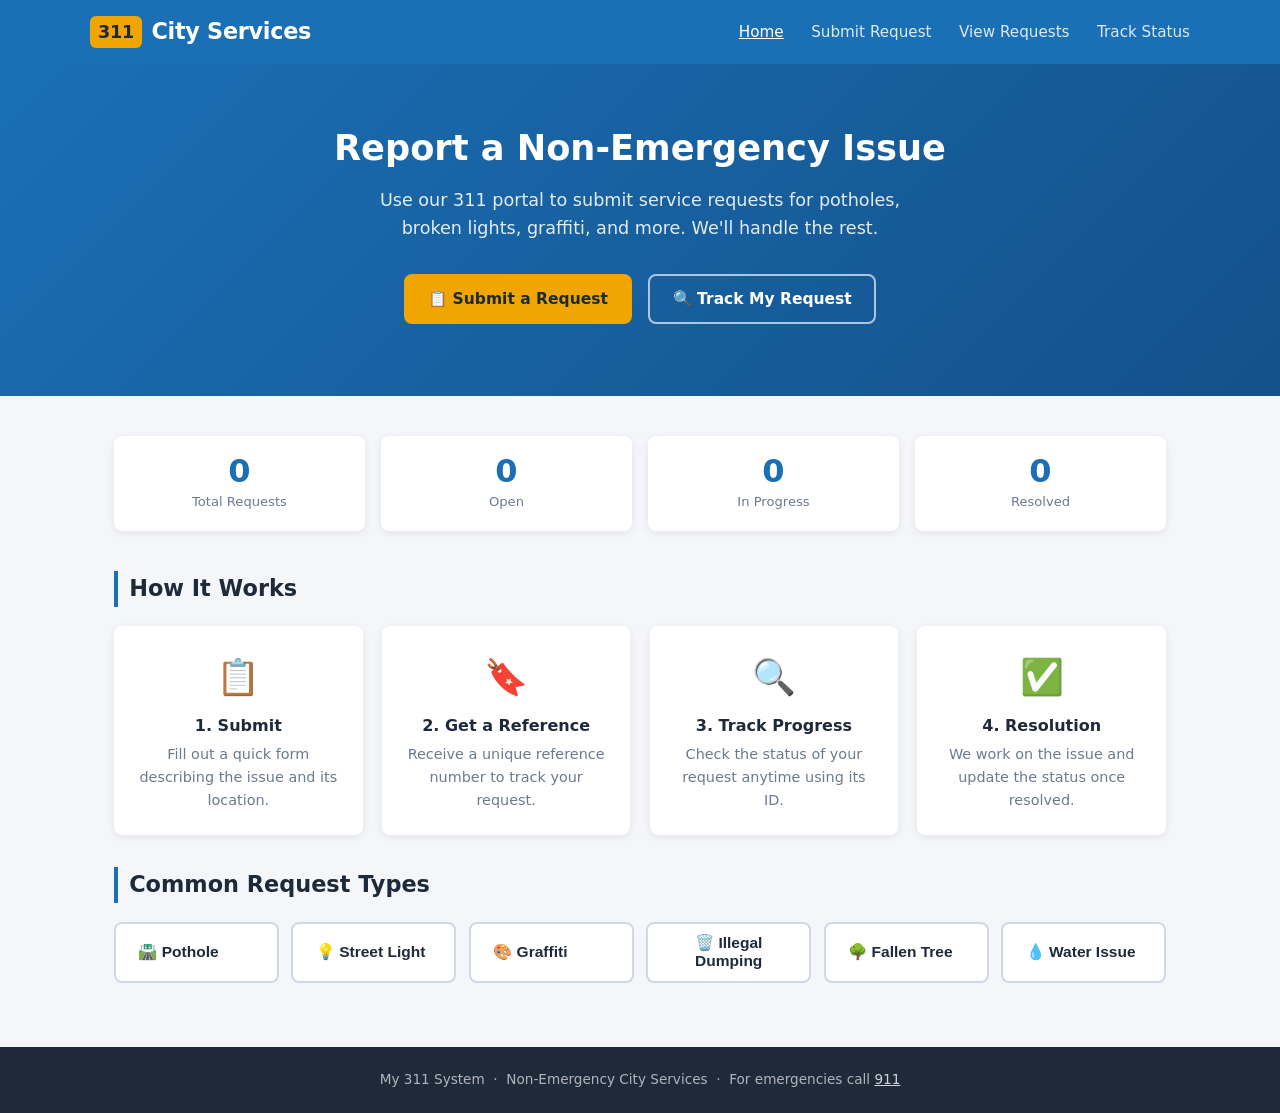
<file: index.html>
<!DOCTYPE html>
<html lang="en">
<head>
  <meta charset="UTF-8" />
  <meta name="viewport" content="width=device-width, initial-scale=1.0" />
  <title>My 311 System — City Service Requests</title>
  <meta name="description" content="Submit and track non-emergency city service requests online." />
  <link rel="stylesheet" href="style.css" />
</head>
<body>

<!-- ===== Header ===== -->
<header>
  <div class="header-inner">
    <div class="logo">
      <span class="logo-badge">311</span>
      City Services
    </div>
    <nav>
      <a href="#" data-view="home"     class="active">Home</a>
      <a href="#" data-view="submit">Submit Request</a>
      <a href="#" data-view="requests">View Requests</a>
      <a href="#" data-view="track">Track Status</a>
    </nav>
  </div>
</header>

<!-- ===== Hero ===== -->
<div class="hero">
  <h1>Report a Non-Emergency Issue</h1>
  <p>Use our 311 portal to submit service requests for potholes, broken lights, graffiti, and more. We'll handle the rest.</p>
  <div class="hero-actions">
    <a href="#" class="btn btn-primary" data-goto="submit">📋 Submit a Request</a>
    <a href="#" class="btn btn-outline" data-goto="track">🔍 Track My Request</a>
  </div>
</div>

<!-- ===== Main Content ===== -->
<main>

  <!-- Stats Bar (always visible) -->
  <div class="stats-bar">
    <div class="stat-card">
      <div class="stat-number" id="stat-total">0</div>
      <div class="stat-label">Total Requests</div>
    </div>
    <div class="stat-card">
      <div class="stat-number" id="stat-open">0</div>
      <div class="stat-label">Open</div>
    </div>
    <div class="stat-card">
      <div class="stat-number" id="stat-inprog">0</div>
      <div class="stat-label">In Progress</div>
    </div>
    <div class="stat-card">
      <div class="stat-number" id="stat-resolved">0</div>
      <div class="stat-label">Resolved</div>
    </div>
  </div>

  <!-- ── HOME VIEW ── -->
  <section class="view active" data-view="home">
    <h2 class="section-title">How It Works</h2>
    <div style="display:grid;grid-template-columns:repeat(auto-fit,minmax(220px,1fr));gap:1.2rem;margin-bottom:2rem">
      <div style="background:#fff;border-radius:8px;box-shadow:0 2px 8px rgba(0,0,0,.08);padding:1.4rem;text-align:center">
        <div style="font-size:2.2rem;margin-bottom:.5rem">📋</div>
        <strong>1. Submit</strong>
        <p style="font-size:.9rem;color:#6b7a8d;margin-top:.3rem">Fill out a quick form describing the issue and its location.</p>
      </div>
      <div style="background:#fff;border-radius:8px;box-shadow:0 2px 8px rgba(0,0,0,.08);padding:1.4rem;text-align:center">
        <div style="font-size:2.2rem;margin-bottom:.5rem">🔖</div>
        <strong>2. Get a Reference</strong>
        <p style="font-size:.9rem;color:#6b7a8d;margin-top:.3rem">Receive a unique reference number to track your request.</p>
      </div>
      <div style="background:#fff;border-radius:8px;box-shadow:0 2px 8px rgba(0,0,0,.08);padding:1.4rem;text-align:center">
        <div style="font-size:2.2rem;margin-bottom:.5rem">🔍</div>
        <strong>3. Track Progress</strong>
        <p style="font-size:.9rem;color:#6b7a8d;margin-top:.3rem">Check the status of your request anytime using its ID.</p>
      </div>
      <div style="background:#fff;border-radius:8px;box-shadow:0 2px 8px rgba(0,0,0,.08);padding:1.4rem;text-align:center">
        <div style="font-size:2.2rem;margin-bottom:.5rem">✅</div>
        <strong>4. Resolution</strong>
        <p style="font-size:.9rem;color:#6b7a8d;margin-top:.3rem">We work on the issue and update the status once resolved.</p>
      </div>
    </div>

    <h2 class="section-title">Common Request Types</h2>
    <div style="display:grid;grid-template-columns:repeat(auto-fill,minmax(160px,1fr));gap:.8rem">
      <button class="btn btn-outline" style="color:var(--text);border-color:var(--border);background:#fff;justify-content:flex-start" data-goto="submit">🛣️ Pothole</button>
      <button class="btn btn-outline" style="color:var(--text);border-color:var(--border);background:#fff;justify-content:flex-start" data-goto="submit">💡 Street Light</button>
      <button class="btn btn-outline" style="color:var(--text);border-color:var(--border);background:#fff;justify-content:flex-start" data-goto="submit">🎨 Graffiti</button>
      <button class="btn btn-outline" style="color:var(--text);border-color:var(--border);background:#fff;justify-content:flex-start" data-goto="submit">🗑️ Illegal Dumping</button>
      <button class="btn btn-outline" style="color:var(--text);border-color:var(--border);background:#fff;justify-content:flex-start" data-goto="submit">🌳 Fallen Tree</button>
      <button class="btn btn-outline" style="color:var(--text);border-color:var(--border);background:#fff;justify-content:flex-start" data-goto="submit">💧 Water Issue</button>
    </div>
  </section>

  <!-- ── SUBMIT VIEW ── -->
  <section class="view" data-view="submit">
    <h2 class="section-title">Submit a Service Request</h2>
    <div class="form-card">
      <form id="submit-form" novalidate>

        <div class="form-group">
          <label for="category">Issue Category <span class="required">*</span></label>
          <select id="category" name="category" required>
            <option value="" disabled selected>Select a category…</option>
          </select>
        </div>

        <div class="form-group">
          <label for="desc">Description <span class="required">*</span></label>
          <textarea id="desc" name="description" maxlength="500" placeholder="Describe the issue in detail…" required></textarea>
          <div class="char-count" id="char-count">0 / 500</div>
        </div>

        <div class="form-group">
          <label for="address">Location / Address <span class="required">*</span></label>
          <input type="text" id="address" name="address" placeholder="e.g. 123 Main St, Corner of Oak & 5th" required />
        </div>

        <h3 style="font-size:1rem;margin-bottom:.8rem;margin-top:1.4rem;color:var(--muted)">Contact Information (optional)</h3>

        <div class="form-row">
          <div class="form-group">
            <label for="name">Full Name</label>
            <input type="text" id="name" name="name" placeholder="Jane Smith" />
          </div>
          <div class="form-group">
            <label for="email">Email</label>
            <input type="email" id="email" name="email" placeholder="jane@example.com" />
          </div>
        </div>

        <div class="form-group">
          <label for="phone">Phone Number</label>
          <input type="tel" id="phone" name="phone" placeholder="(555) 555-5555" />
        </div>

        <div class="form-actions">
          <button type="submit" class="btn btn-primary">Submit Request →</button>
          <button type="reset" class="btn btn-outline" style="color:var(--muted);border-color:var(--border)">Clear</button>
        </div>

      </form>
    </div>
  </section>

  <!-- ── REQUESTS VIEW ── -->
  <section class="view" data-view="requests">
    <h2 class="section-title">All Service Requests</h2>

    <div class="filters-bar">
      <input type="text" id="filter-search" placeholder="🔍 Search requests…" />
      <select id="filter-status">
        <option value="all">All Statuses</option>
        <option value="open">Open</option>
        <option value="in-progress">In Progress</option>
        <option value="resolved">Resolved</option>
        <option value="closed">Closed</option>
      </select>
      <select id="filter-category"></select>
    </div>

    <div class="requests-list" id="requests-list">
      <div class="empty-state">
        <div class="empty-icon">📭</div>
        <p>No requests have been submitted yet.</p>
      </div>
    </div>
  </section>

  <!-- ── TRACK VIEW ── -->
  <section class="view" data-view="track">
    <h2 class="section-title">Track a Request</h2>
    <div class="track-card">
      <form id="track-form">
        <div class="form-group">
          <label for="track-id">Enter your Reference Number</label>
          <input type="text" id="track-id" placeholder="e.g. 311-ABC123-XY45" required
                 style="font-family:monospace;font-size:1rem;letter-spacing:.5px" />
        </div>
        <button type="submit" class="btn btn-primary">Look Up →</button>
      </form>
    </div>
    <div class="track-result" id="track-result"></div>
  </section>

</main>

<!-- ===== Success Modal ===== -->
<div class="modal-overlay" id="success-modal" role="dialog" aria-modal="true" aria-labelledby="modal-title">
  <div class="modal">
    <button class="modal-close" id="modal-close" aria-label="Close">✕</button>
    <div class="success-icon">🎉</div>
    <h2 id="modal-title">Request Submitted!</h2>
    <p>Your service request has been received. Use the reference number below to track its progress.</p>
    <div class="ref-number" id="success-ref"></div>
    <p style="font-size:.85rem;color:var(--muted)">Please save this number — you'll need it to track your request.</p>
    <div style="display:flex;gap:.8rem;margin-top:1.2rem;flex-wrap:wrap">
      <button class="btn btn-secondary" id="modal-view-requests">View All Requests</button>
      <button class="btn btn-outline" style="color:var(--muted);border-color:var(--border)" id="modal-close2">Close</button>
    </div>
  </div>
</div>

<!-- ===== Toast ===== -->
<div id="toast" role="status" aria-live="polite"></div>

<!-- ===== Footer ===== -->
<footer>
  <p>My 311 System &nbsp;·&nbsp; Non-Emergency City Services &nbsp;·&nbsp;
    For emergencies call <a href="tel:911">911</a></p>
</footer>

<script src="app.js"></script>
<script>
  // Extra modal close button
  document.getElementById('modal-close2').addEventListener('click', () => {
    document.getElementById('success-modal').classList.remove('open');
  });
</script>
</body>
</html>
</file>
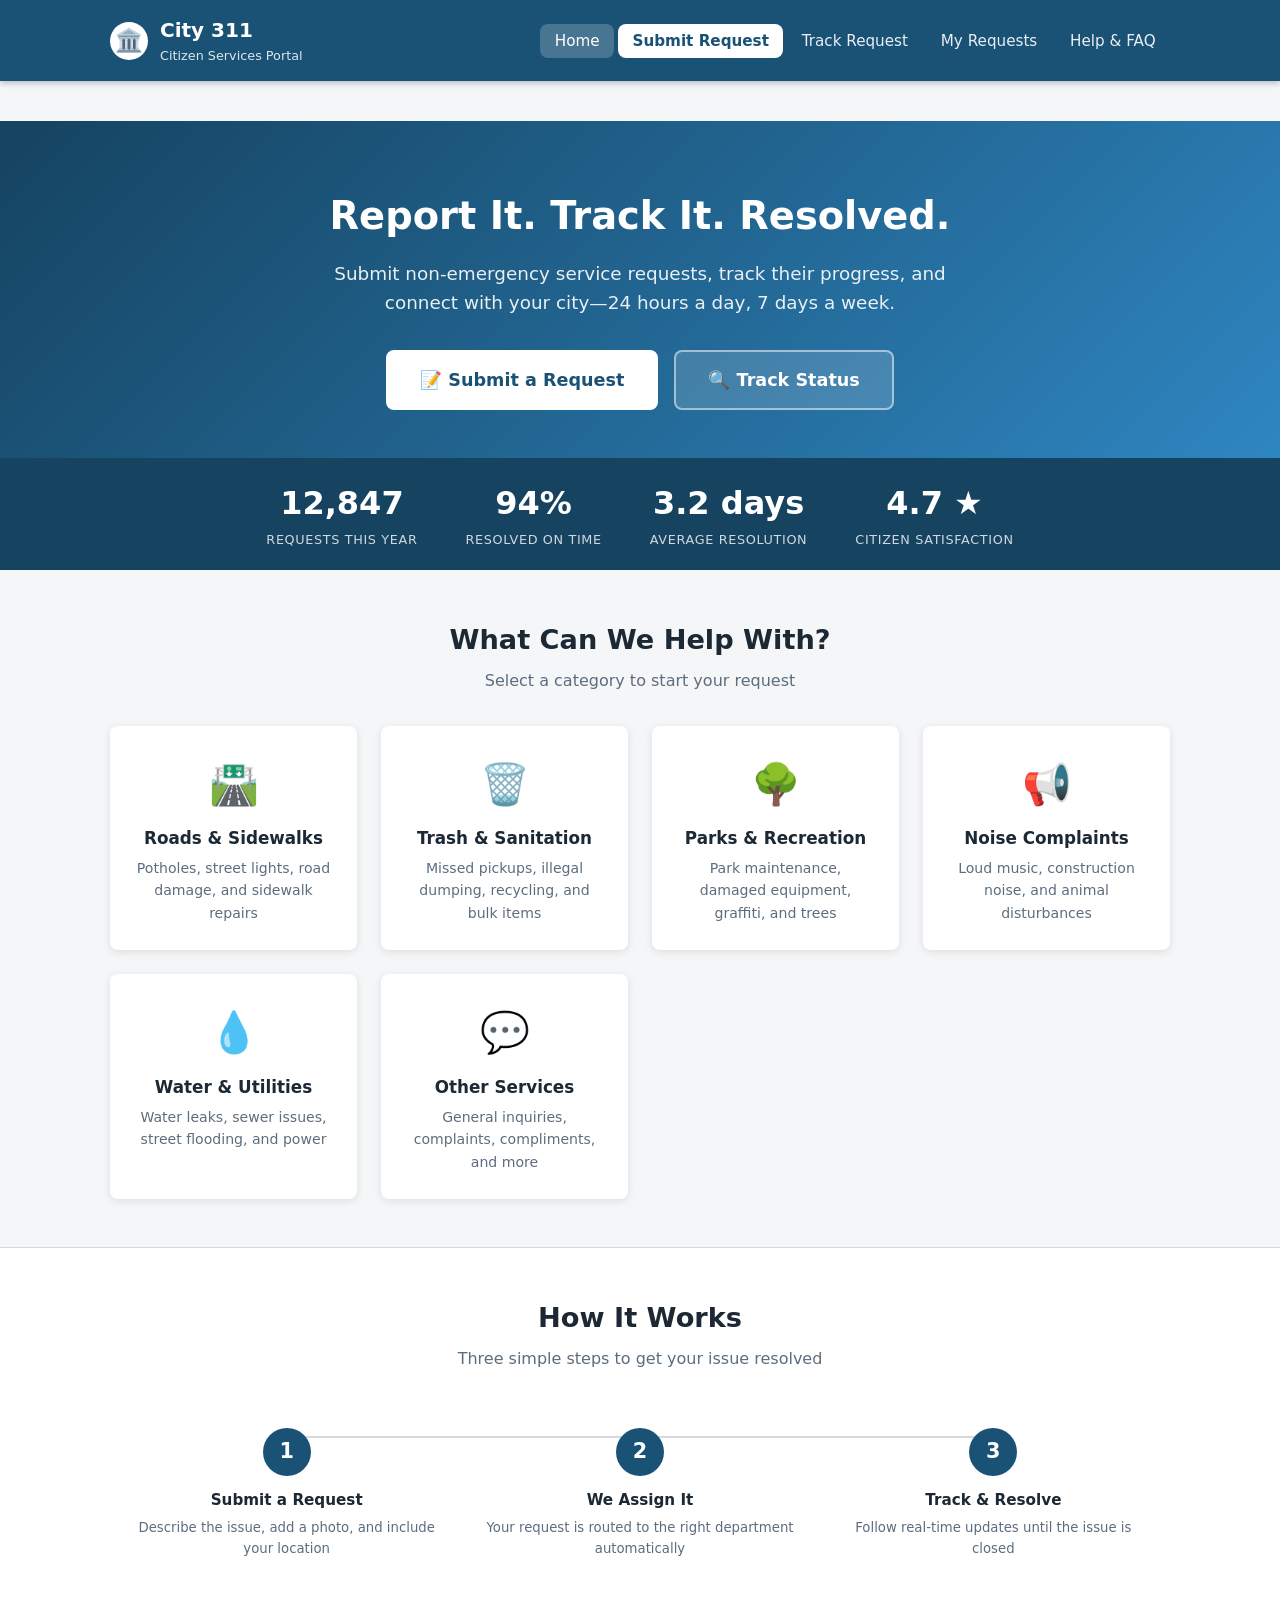
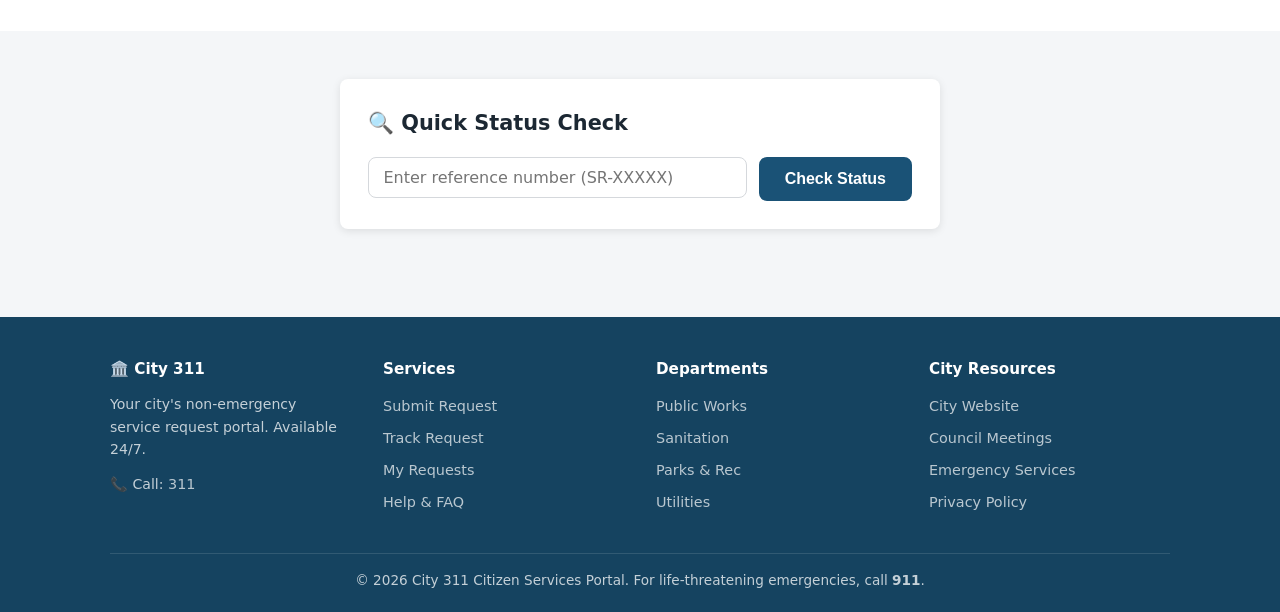
<file: site/index.html>
<!DOCTYPE html>
<html lang="en">
<head>
  <meta charset="UTF-8" />
  <meta name="viewport" content="width=device-width, initial-scale=1.0" />
  <meta name="description" content="City 311 Citizen Services – report issues, track requests, and get help fast." />
  <title>City 311 Citizen Services</title>
  <link rel="stylesheet" href="css/style.css" />
  <link rel="icon" href="data:image/svg+xml,<svg xmlns='http://www.w3.org/2000/svg' viewBox='0 0 100 100'><text y='.9em' font-size='90'>🏛️</text></svg>" />
</head>
<body>
  <a class="skip-link" href="#main-content">Skip to main content</a>

  <header>
    <div class="container header-inner">
      <div class="site-brand">
        <div class="logo-icon" aria-hidden="true">🏛️</div>
        <div>
          <h1>City 311</h1>
          <span>Citizen Services Portal</span>
        </div>
      </div>
      <button class="menu-toggle" aria-label="Toggle navigation" aria-expanded="false">
        <span></span><span></span><span></span>
      </button>
      <nav aria-label="Primary navigation">
        <ul>
          <li><a href="index.html" class="active">Home</a></li>
          <li><a href="submit-request.html" class="nav-cta">Submit Request</a></li>
          <li><a href="track-request.html">Track Request</a></li>
          <li><a href="my-requests.html">My Requests</a></li>
          <li><a href="knowledge-base.html">Help &amp; FAQ</a></li>
        </ul>
      </nav>
    </div>
  </header>

  <main id="main-content">
    <!-- Hero -->
    <section class="hero">
      <div class="container">
        <h2>Report It. Track It. Resolved.</h2>
        <p>Submit non-emergency service requests, track their progress, and connect with your city—24 hours a day, 7 days a week.</p>
        <div class="hero-actions">
          <a href="submit-request.html" class="btn btn-white btn-lg">📝 Submit a Request</a>
          <a href="track-request.html" class="btn btn-lg" style="background:rgba(255,255,255,.15);color:#fff;border-color:rgba(255,255,255,.5)">🔍 Track Status</a>
        </div>
      </div>
    </section>

    <!-- Stats -->
    <div class="stats-bar">
      <div class="container">
        <div class="stats-grid">
          <div class="stat">
            <div class="stat-num">12,847</div>
            <div class="stat-lbl">Requests This Year</div>
          </div>
          <div class="stat">
            <div class="stat-num">94%</div>
            <div class="stat-lbl">Resolved On Time</div>
          </div>
          <div class="stat">
            <div class="stat-num">3.2 days</div>
            <div class="stat-lbl">Average Resolution</div>
          </div>
          <div class="stat">
            <div class="stat-num">4.7 ★</div>
            <div class="stat-lbl">Citizen Satisfaction</div>
          </div>
        </div>
      </div>
    </div>

    <!-- Service Categories -->
    <section class="container" style="padding:3rem 1.25rem">
      <div class="section-header text-center">
        <h2 class="section-title">What Can We Help With?</h2>
        <p class="section-sub">Select a category to start your request</p>
      </div>
      <div class="card-grid">
        <div class="service-card" data-category="roads">
          <div class="icon">🛣️</div>
          <h3>Roads &amp; Sidewalks</h3>
          <p>Potholes, street lights, road damage, and sidewalk repairs</p>
        </div>
        <div class="service-card" data-category="sanitation">
          <div class="icon">🗑️</div>
          <h3>Trash &amp; Sanitation</h3>
          <p>Missed pickups, illegal dumping, recycling, and bulk items</p>
        </div>
        <div class="service-card" data-category="parks">
          <div class="icon">🌳</div>
          <h3>Parks &amp; Recreation</h3>
          <p>Park maintenance, damaged equipment, graffiti, and trees</p>
        </div>
        <div class="service-card" data-category="noise">
          <div class="icon">📢</div>
          <h3>Noise Complaints</h3>
          <p>Loud music, construction noise, and animal disturbances</p>
        </div>
        <div class="service-card" data-category="utilities">
          <div class="icon">💧</div>
          <h3>Water &amp; Utilities</h3>
          <p>Water leaks, sewer issues, street flooding, and power</p>
        </div>
        <div class="service-card" data-category="other">
          <div class="icon">💬</div>
          <h3>Other Services</h3>
          <p>General inquiries, complaints, compliments, and more</p>
        </div>
      </div>
    </section>

    <!-- How It Works -->
    <section style="background:var(--card);padding:3rem 0;border-top:1px solid var(--border)">
      <div class="container">
        <div class="section-header text-center">
          <h2 class="section-title">How It Works</h2>
          <p class="section-sub">Three simple steps to get your issue resolved</p>
        </div>
        <div class="steps">
          <div class="step">
            <div class="step-num">1</div>
            <h4>Submit a Request</h4>
            <p>Describe the issue, add a photo, and include your location</p>
          </div>
          <div class="step">
            <div class="step-num">2</div>
            <h4>We Assign It</h4>
            <p>Your request is routed to the right department automatically</p>
          </div>
          <div class="step">
            <div class="step-num">3</div>
            <h4>Track &amp; Resolve</h4>
            <p>Follow real-time updates until the issue is closed</p>
          </div>
        </div>
      </div>
    </section>

    <!-- Quick Track -->
    <section class="container" style="padding:3rem 1.25rem">
      <div class="card" style="max-width:600px;margin:0 auto">
        <h2 style="font-size:1.3rem;margin-bottom:1rem">🔍 Quick Status Check</h2>
        <form id="quick-track-form" style="display:flex;gap:.75rem;flex-wrap:wrap">
          <div style="flex:1;min-width:200px">
            <input type="text" placeholder="Enter reference number (SR-XXXXX)" aria-label="Reference number" id="quick-ref" />
          </div>
          <button type="submit" class="btn btn-primary">Check Status</button>
        </form>
      </div>
    </section>
  </main>

  <footer>
    <div class="container">
      <div class="footer-grid">
        <div class="footer-col">
          <h4>🏛️ City 311</h4>
          <p style="font-size:.88rem;margin-bottom:.75rem">Your city's non-emergency service request portal. Available 24/7.</p>
          <p style="font-size:.88rem">📞 Call: <a href="tel:311">311</a></p>
        </div>
        <div class="footer-col">
          <h4>Services</h4>
          <ul>
            <li><a href="submit-request.html">Submit Request</a></li>
            <li><a href="track-request.html">Track Request</a></li>
            <li><a href="my-requests.html">My Requests</a></li>
            <li><a href="knowledge-base.html">Help &amp; FAQ</a></li>
          </ul>
        </div>
        <div class="footer-col">
          <h4>Departments</h4>
          <ul>
            <li><a href="#">Public Works</a></li>
            <li><a href="#">Sanitation</a></li>
            <li><a href="#">Parks &amp; Rec</a></li>
            <li><a href="#">Utilities</a></li>
          </ul>
        </div>
        <div class="footer-col">
          <h4>City Resources</h4>
          <ul>
            <li><a href="#">City Website</a></li>
            <li><a href="#">Council Meetings</a></li>
            <li><a href="#">Emergency Services</a></li>
            <li><a href="#">Privacy Policy</a></li>
          </ul>
        </div>
      </div>
      <div class="footer-bottom">
        <p>© 2026 City 311 Citizen Services Portal. For life-threatening emergencies, call <strong>911</strong>.</p>
      </div>
    </div>
  </footer>

  <div id="toast-container" aria-live="polite"></div>
  <script src="js/app.js"></script>
  <script>
    // Quick track redirect
    document.getElementById('quick-track-form').addEventListener('submit', function (e) {
      e.preventDefault();
      var ref = document.getElementById('quick-ref').value.trim();
      if (ref) location.href = 'track-request.html?ref=' + encodeURIComponent(ref.toUpperCase());
    });
  </script>
</body>
</html>
</file>
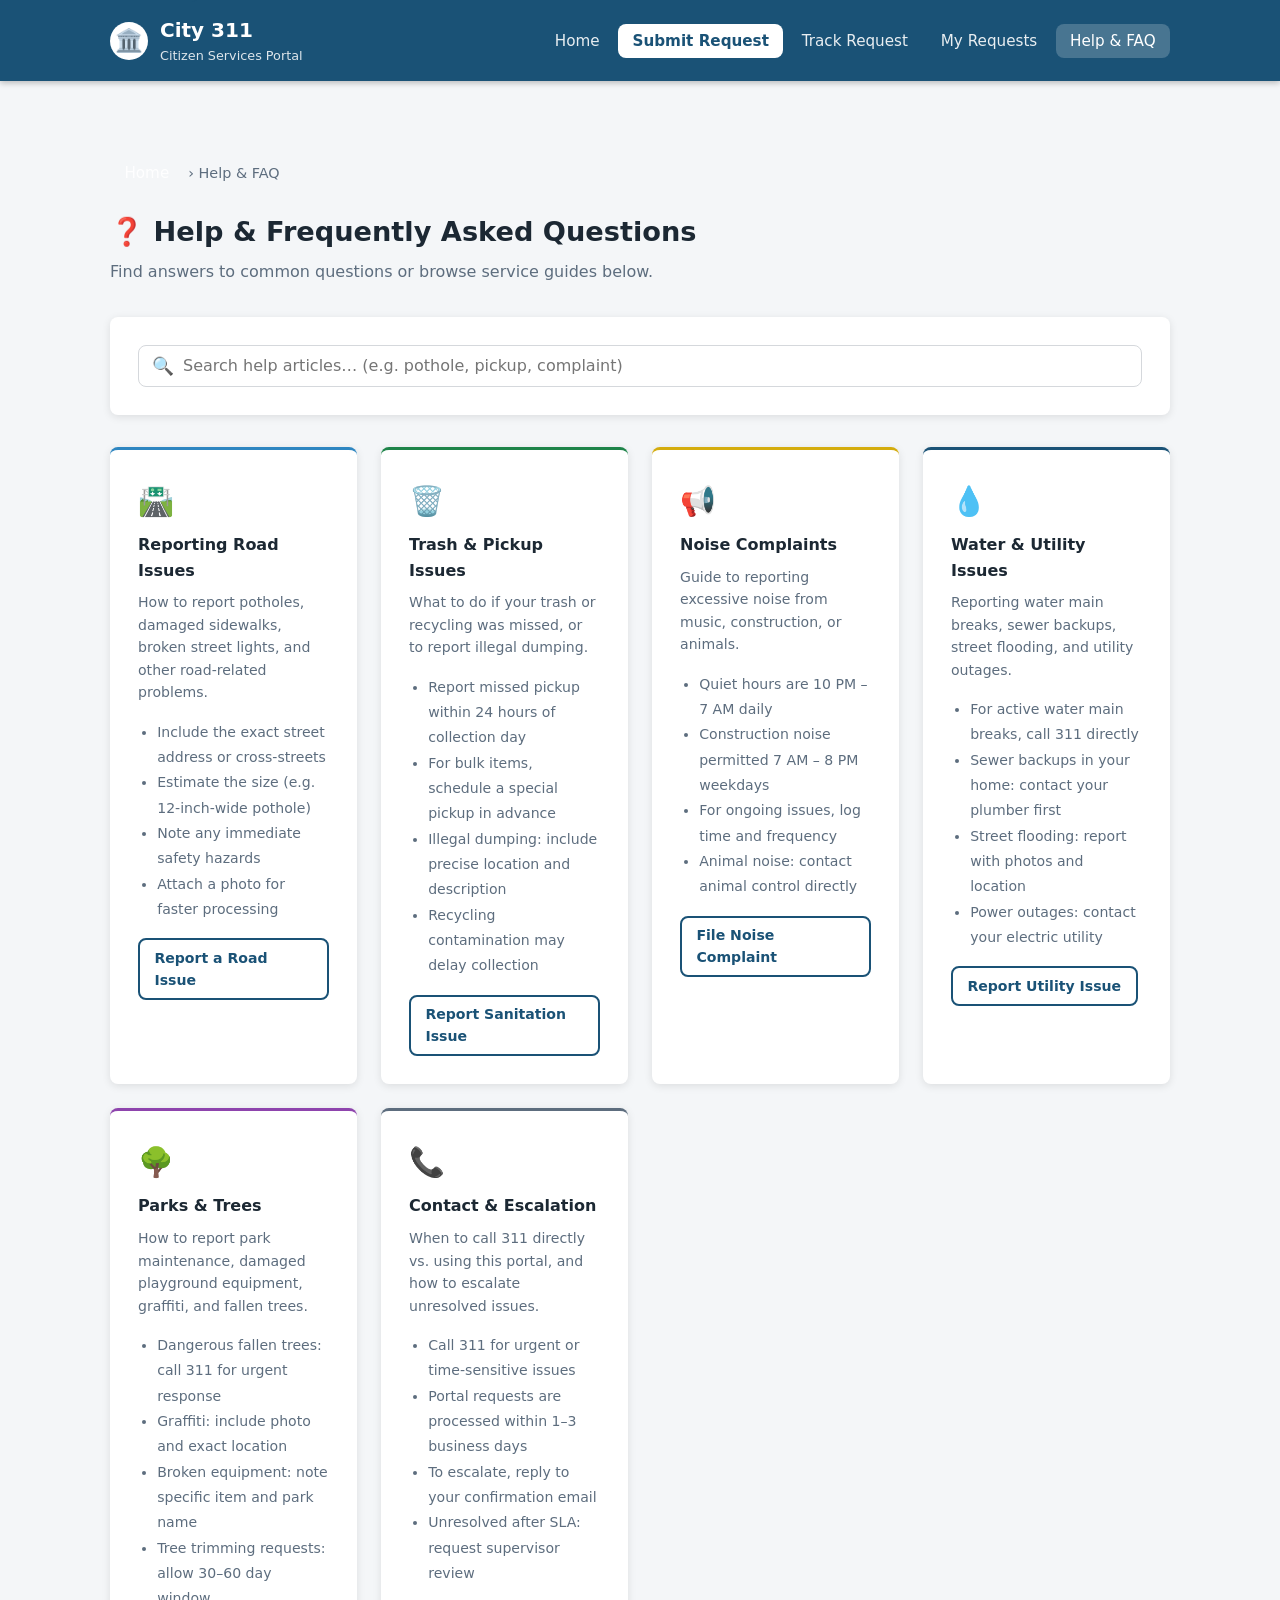
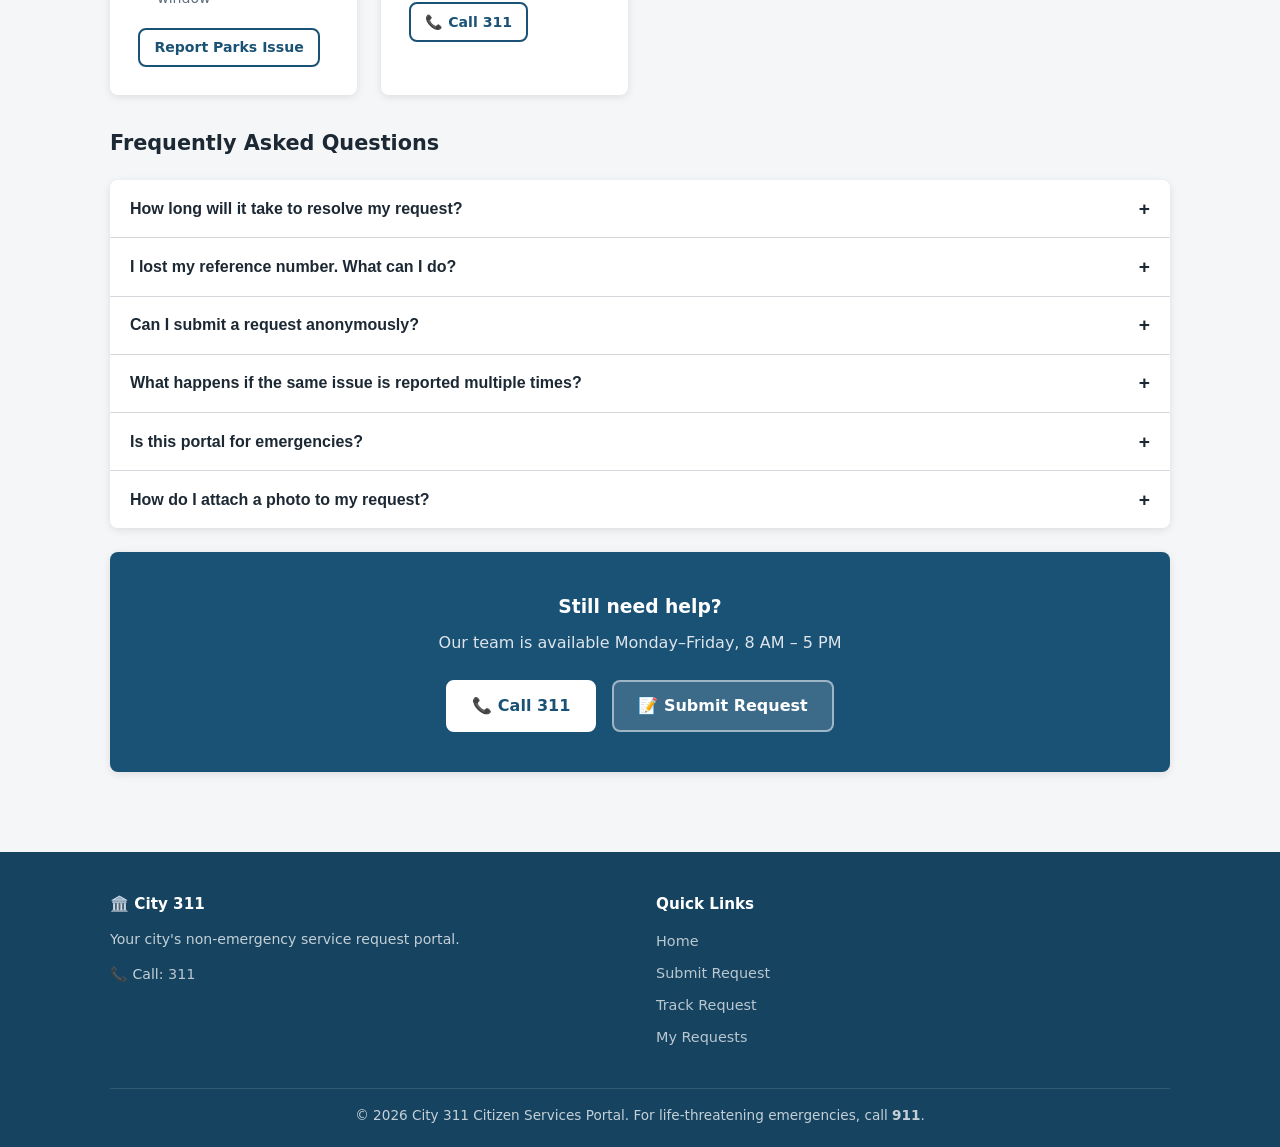
<file: site/knowledge-base.html>
<!DOCTYPE html>
<html lang="en">
<head>
  <meta charset="UTF-8" />
  <meta name="viewport" content="width=device-width, initial-scale=1.0" />
  <meta name="description" content="Frequently asked questions and help articles for the City 311 Citizen Services Portal." />
  <title>Help &amp; FAQ – City 311</title>
  <link rel="stylesheet" href="css/style.css" />
  <link rel="icon" href="data:image/svg+xml,<svg xmlns='http://www.w3.org/2000/svg' viewBox='0 0 100 100'><text y='.9em' font-size='90'>🏛️</text></svg>" />
</head>
<body>
  <a class="skip-link" href="#main-content">Skip to main content</a>

  <header>
    <div class="container header-inner">
      <div class="site-brand">
        <div class="logo-icon" aria-hidden="true">🏛️</div>
        <div>
          <h1>City 311</h1>
          <span>Citizen Services Portal</span>
        </div>
      </div>
      <button class="menu-toggle" aria-label="Toggle navigation" aria-expanded="false">
        <span></span><span></span><span></span>
      </button>
      <nav aria-label="Primary navigation">
        <ul>
          <li><a href="index.html">Home</a></li>
          <li><a href="submit-request.html" class="nav-cta">Submit Request</a></li>
          <li><a href="track-request.html">Track Request</a></li>
          <li><a href="my-requests.html">My Requests</a></li>
          <li><a href="knowledge-base.html" class="active">Help &amp; FAQ</a></li>
        </ul>
      </nav>
    </div>
  </header>

  <main id="main-content">
    <div class="container" style="padding:2.5rem 1.25rem">
      <!-- Breadcrumb -->
      <nav aria-label="Breadcrumb" style="margin-bottom:1.5rem;font-size:.9rem;color:var(--muted)">
        <a href="index.html">Home</a> › Help &amp; FAQ
      </nav>

      <h2 class="section-title" style="margin-bottom:.4rem">❓ Help &amp; Frequently Asked Questions</h2>
      <p style="color:var(--muted);margin-bottom:2rem">
        Find answers to common questions or browse service guides below.
      </p>

      <!-- Search -->
      <div class="card mb-4">
        <label for="kb-search" class="visually-hidden">Search help articles</label>
        <div class="search-wrap">
          <span class="search-icon">🔍</span>
          <input type="search" id="kb-search" placeholder="Search help articles… (e.g. pothole, pickup, complaint)" aria-label="Search help articles" />
        </div>
      </div>

      <div id="kb-no-results" style="display:none" class="alert alert-warning mb-3">
        <span>⚠️</span><span>No articles match your search. Try different keywords or <a href="submit-request.html">submit a request</a>.</span>
      </div>

      <!-- Articles grid -->
      <div class="card-grid mb-4">

        <div class="card kb-article" style="border-top:3px solid var(--accent)">
          <p style="font-size:1.8rem;margin-bottom:.5rem">🛣️</p>
          <h3 style="margin-bottom:.5rem;font-size:1rem">Reporting Road Issues</h3>
          <p style="font-size:.88rem;color:var(--muted);margin-bottom:1rem">
            How to report potholes, damaged sidewalks, broken street lights, and other road-related problems.
          </p>
          <ul style="font-size:.88rem;color:var(--muted);padding-left:1.2rem;line-height:1.8">
            <li>Include the exact street address or cross-streets</li>
            <li>Estimate the size (e.g. 12-inch-wide pothole)</li>
            <li>Note any immediate safety hazards</li>
            <li>Attach a photo for faster processing</li>
          </ul>
          <div class="mt-2">
            <a href="submit-request.html?category=roads" class="btn btn-outline btn-sm">Report a Road Issue</a>
          </div>
        </div>

        <div class="card kb-article" style="border-top:3px solid var(--success)">
          <p style="font-size:1.8rem;margin-bottom:.5rem">🗑️</p>
          <h3 style="margin-bottom:.5rem;font-size:1rem">Trash &amp; Pickup Issues</h3>
          <p style="font-size:.88rem;color:var(--muted);margin-bottom:1rem">
            What to do if your trash or recycling was missed, or to report illegal dumping.
          </p>
          <ul style="font-size:.88rem;color:var(--muted);padding-left:1.2rem;line-height:1.8">
            <li>Report missed pickup within 24 hours of collection day</li>
            <li>For bulk items, schedule a special pickup in advance</li>
            <li>Illegal dumping: include precise location and description</li>
            <li>Recycling contamination may delay collection</li>
          </ul>
          <div class="mt-2">
            <a href="submit-request.html?category=sanitation" class="btn btn-outline btn-sm">Report Sanitation Issue</a>
          </div>
        </div>

        <div class="card kb-article" style="border-top:3px solid var(--warning)">
          <p style="font-size:1.8rem;margin-bottom:.5rem">📢</p>
          <h3 style="margin-bottom:.5rem;font-size:1rem">Noise Complaints</h3>
          <p style="font-size:.88rem;color:var(--muted);margin-bottom:1rem">
            Guide to reporting excessive noise from music, construction, or animals.
          </p>
          <ul style="font-size:.88rem;color:var(--muted);padding-left:1.2rem;line-height:1.8">
            <li>Quiet hours are 10 PM – 7 AM daily</li>
            <li>Construction noise permitted 7 AM – 8 PM weekdays</li>
            <li>For ongoing issues, log time and frequency</li>
            <li>Animal noise: contact animal control directly</li>
          </ul>
          <div class="mt-2">
            <a href="submit-request.html?category=noise" class="btn btn-outline btn-sm">File Noise Complaint</a>
          </div>
        </div>

        <div class="card kb-article" style="border-top:3px solid var(--primary)">
          <p style="font-size:1.8rem;margin-bottom:.5rem">💧</p>
          <h3 style="margin-bottom:.5rem;font-size:1rem">Water &amp; Utility Issues</h3>
          <p style="font-size:.88rem;color:var(--muted);margin-bottom:1rem">
            Reporting water main breaks, sewer backups, street flooding, and utility outages.
          </p>
          <ul style="font-size:.88rem;color:var(--muted);padding-left:1.2rem;line-height:1.8">
            <li>For active water main breaks, call 311 directly</li>
            <li>Sewer backups in your home: contact your plumber first</li>
            <li>Street flooding: report with photos and location</li>
            <li>Power outages: contact your electric utility</li>
          </ul>
          <div class="mt-2">
            <a href="submit-request.html?category=utilities" class="btn btn-outline btn-sm">Report Utility Issue</a>
          </div>
        </div>

        <div class="card kb-article" style="border-top:3px solid #8e44ad">
          <p style="font-size:1.8rem;margin-bottom:.5rem">🌳</p>
          <h3 style="margin-bottom:.5rem;font-size:1rem">Parks &amp; Trees</h3>
          <p style="font-size:.88rem;color:var(--muted);margin-bottom:1rem">
            How to report park maintenance, damaged playground equipment, graffiti, and fallen trees.
          </p>
          <ul style="font-size:.88rem;color:var(--muted);padding-left:1.2rem;line-height:1.8">
            <li>Dangerous fallen trees: call 311 for urgent response</li>
            <li>Graffiti: include photo and exact location</li>
            <li>Broken equipment: note specific item and park name</li>
            <li>Tree trimming requests: allow 30–60 day window</li>
          </ul>
          <div class="mt-2">
            <a href="submit-request.html?category=parks" class="btn btn-outline btn-sm">Report Parks Issue</a>
          </div>
        </div>

        <div class="card kb-article" style="border-top:3px solid var(--muted)">
          <p style="font-size:1.8rem;margin-bottom:.5rem">📞</p>
          <h3 style="margin-bottom:.5rem;font-size:1rem">Contact &amp; Escalation</h3>
          <p style="font-size:.88rem;color:var(--muted);margin-bottom:1rem">
            When to call 311 directly vs. using this portal, and how to escalate unresolved issues.
          </p>
          <ul style="font-size:.88rem;color:var(--muted);padding-left:1.2rem;line-height:1.8">
            <li>Call 311 for urgent or time-sensitive issues</li>
            <li>Portal requests are processed within 1–3 business days</li>
            <li>To escalate, reply to your confirmation email</li>
            <li>Unresolved after SLA: request supervisor review</li>
          </ul>
          <div class="mt-2">
            <a href="tel:311" class="btn btn-outline btn-sm">📞 Call 311</a>
          </div>
        </div>

      </div>

      <!-- FAQ Accordion -->
      <h3 class="section-title" style="font-size:1.3rem;margin-bottom:1.25rem">Frequently Asked Questions</h3>

      <div class="accordion" role="list">

        <div class="accordion-item kb-article" role="listitem">
          <button class="accordion-btn" aria-expanded="false" aria-controls="faq-1" id="faq-btn-1">
            How long will it take to resolve my request?
            <span class="icon" aria-hidden="true">+</span>
          </button>
          <div class="accordion-body" id="faq-1" role="region" aria-labelledby="faq-btn-1">
            <div class="accordion-body-inner">
              Resolution times vary by category and priority. Typical targets are:<br><br>
              • <strong>Emergency (safety hazard):</strong> 24 hours<br>
              • <strong>High priority (e.g., large pothole on busy road):</strong> 3–5 business days<br>
              • <strong>Standard (routine maintenance):</strong> 10–15 business days<br>
              • <strong>Low priority (cosmetic issues):</strong> 30+ business days<br><br>
              You can track your request at any time using your reference number.
            </div>
          </div>
        </div>

        <div class="accordion-item kb-article" role="listitem">
          <button class="accordion-btn" aria-expanded="false" aria-controls="faq-2" id="faq-btn-2">
            I lost my reference number. What can I do?
            <span class="icon" aria-hidden="true">+</span>
          </button>
          <div class="accordion-body" id="faq-2" role="region" aria-labelledby="faq-btn-2">
            <div class="accordion-body-inner">
              If you submitted your request from this browser, check the <a href="my-requests.html">My Requests</a> page.
              If you provided an email address, check your confirmation email. Otherwise, call
              <a href="tel:311">311</a> with details about your submission (date, location, type of request)
              and staff can look it up for you.
            </div>
          </div>
        </div>

        <div class="accordion-item kb-article" role="listitem">
          <button class="accordion-btn" aria-expanded="false" aria-controls="faq-3" id="faq-btn-3">
            Can I submit a request anonymously?
            <span class="icon" aria-hidden="true">+</span>
          </button>
          <div class="accordion-body" id="faq-3" role="region" aria-labelledby="faq-btn-3">
            <div class="accordion-body-inner">
              Yes. On the <a href="submit-request.html">Submit Request</a> form, check the
              <em>"Submit anonymously"</em> option. Note that if you submit anonymously, we will
              not be able to send you status updates and you will need to track your request
              manually using the reference number shown at the end of the form.
            </div>
          </div>
        </div>

        <div class="accordion-item kb-article" role="listitem">
          <button class="accordion-btn" aria-expanded="false" aria-controls="faq-4" id="faq-btn-4">
            What happens if the same issue is reported multiple times?
            <span class="icon" aria-hidden="true">+</span>
          </button>
          <div class="accordion-body" id="faq-4" role="region" aria-labelledby="faq-btn-4">
            <div class="accordion-body-inner">
              Our system automatically detects duplicate reports for the same location and issue type.
              Duplicates are merged into a single case, and all reporters are credited. Multiple reports
              for the same issue can also increase its priority score, leading to faster resolution.
            </div>
          </div>
        </div>

        <div class="accordion-item kb-article" role="listitem">
          <button class="accordion-btn" aria-expanded="false" aria-controls="faq-5" id="faq-btn-5">
            Is this portal for emergencies?
            <span class="icon" aria-hidden="true">+</span>
          </button>
          <div class="accordion-body" id="faq-5" role="region" aria-labelledby="faq-btn-5">
            <div class="accordion-body-inner">
              <strong>No.</strong> This portal is for <em>non-emergency</em> service requests only.
              For life-threatening emergencies, fire, or active crimes, <strong>call 911 immediately</strong>.
              For urgent but non-life-threatening city issues (active gas leak, downed power line, etc.),
              call <a href="tel:311">311</a> directly for the fastest response.
            </div>
          </div>
        </div>

        <div class="accordion-item kb-article" role="listitem">
          <button class="accordion-btn" aria-expanded="false" aria-controls="faq-6" id="faq-btn-6">
            How do I attach a photo to my request?
            <span class="icon" aria-hidden="true">+</span>
          </button>
          <div class="accordion-body" id="faq-6" role="region" aria-labelledby="faq-btn-6">
            <div class="accordion-body-inner">
              On the <a href="submit-request.html">Submit Request</a> form, use the <em>Photo</em>
              file upload field. Accepted formats are JPG, PNG, and GIF, up to 10 MB.
              Photos are not required but are strongly encouraged — they help our crews locate and
              assess the issue faster, often cutting resolution time in half.
            </div>
          </div>
        </div>

      </div>

      <!-- Still need help -->
      <div class="card mt-3 text-center" style="background:var(--primary);color:#fff;padding:2.5rem">
        <h3 style="margin-bottom:.5rem;color:#fff">Still need help?</h3>
        <p style="opacity:.85;margin-bottom:1.5rem">Our team is available Monday–Friday, 8 AM – 5 PM</p>
        <div style="display:flex;gap:1rem;justify-content:center;flex-wrap:wrap">
          <a href="tel:311" class="btn btn-white">📞 Call 311</a>
          <a href="submit-request.html" class="btn btn-white" style="background:rgba(255,255,255,.15);color:#fff;border-color:rgba(255,255,255,.5)">📝 Submit Request</a>
        </div>
      </div>
    </div>
  </main>

  <footer>
    <div class="container">
      <div class="footer-grid">
        <div class="footer-col">
          <h4>🏛️ City 311</h4>
          <p style="font-size:.88rem;margin-bottom:.75rem">Your city's non-emergency service request portal.</p>
          <p style="font-size:.88rem">📞 Call: <a href="tel:311">311</a></p>
        </div>
        <div class="footer-col">
          <h4>Quick Links</h4>
          <ul>
            <li><a href="index.html">Home</a></li>
            <li><a href="submit-request.html">Submit Request</a></li>
            <li><a href="track-request.html">Track Request</a></li>
            <li><a href="my-requests.html">My Requests</a></li>
          </ul>
        </div>
      </div>
      <div class="footer-bottom">
        <p>© 2026 City 311 Citizen Services Portal. For life-threatening emergencies, call <strong>911</strong>.</p>
      </div>
    </div>
  </footer>

  <div id="toast-container" aria-live="polite"></div>
  <script src="js/app.js"></script>
</body>
</html>
</file>
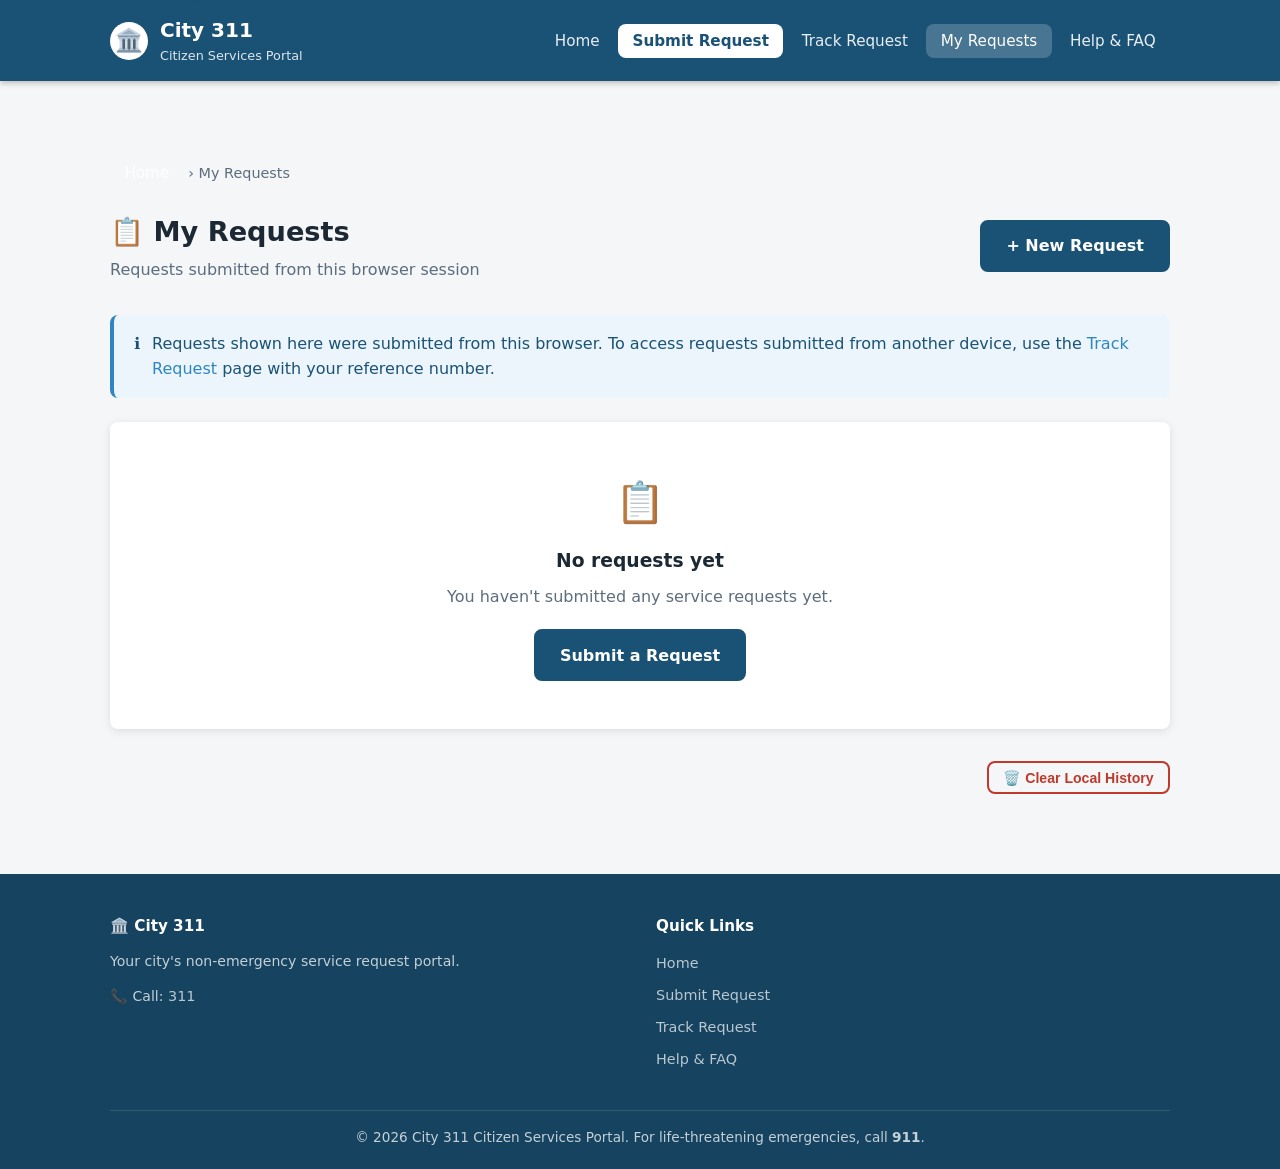
<file: site/my-requests.html>
<!DOCTYPE html>
<html lang="en">
<head>
  <meta charset="UTF-8" />
  <meta name="viewport" content="width=device-width, initial-scale=1.0" />
  <meta name="description" content="View all service requests you have submitted through the City 311 portal." />
  <title>My Requests – City 311</title>
  <link rel="stylesheet" href="css/style.css" />
  <link rel="icon" href="data:image/svg+xml,<svg xmlns='http://www.w3.org/2000/svg' viewBox='0 0 100 100'><text y='.9em' font-size='90'>🏛️</text></svg>" />
</head>
<body>
  <a class="skip-link" href="#main-content">Skip to main content</a>

  <header>
    <div class="container header-inner">
      <div class="site-brand">
        <div class="logo-icon" aria-hidden="true">🏛️</div>
        <div>
          <h1>City 311</h1>
          <span>Citizen Services Portal</span>
        </div>
      </div>
      <button class="menu-toggle" aria-label="Toggle navigation" aria-expanded="false">
        <span></span><span></span><span></span>
      </button>
      <nav aria-label="Primary navigation">
        <ul>
          <li><a href="index.html">Home</a></li>
          <li><a href="submit-request.html" class="nav-cta">Submit Request</a></li>
          <li><a href="track-request.html">Track Request</a></li>
          <li><a href="my-requests.html" class="active">My Requests</a></li>
          <li><a href="knowledge-base.html">Help &amp; FAQ</a></li>
        </ul>
      </nav>
    </div>
  </header>

  <main id="main-content">
    <div class="container" style="padding:2.5rem 1.25rem">
      <!-- Breadcrumb -->
      <nav aria-label="Breadcrumb" style="margin-bottom:1.5rem;font-size:.9rem;color:var(--muted)">
        <a href="index.html">Home</a> › My Requests
      </nav>

      <div style="display:flex;align-items:center;justify-content:space-between;flex-wrap:wrap;gap:1rem;margin-bottom:2rem">
        <div>
          <h2 class="section-title" style="margin-bottom:.25rem">📋 My Requests</h2>
          <p style="color:var(--muted)">Requests submitted from this browser session</p>
        </div>
        <a href="submit-request.html" class="btn btn-primary">+ New Request</a>
      </div>

      <div class="alert alert-info mb-3">
        <span>ℹ️</span>
        <span>
          Requests shown here were submitted from this browser. To access requests submitted from
          another device, use the <a href="track-request.html">Track Request</a> page with your reference number.
        </span>
      </div>

      <!-- Request grid populated by JS -->
      <div id="my-requests-grid" class="card-grid"></div>

      <!-- Clear button -->
      <div style="margin-top:2rem;text-align:right">
        <button id="clear-requests" class="btn btn-sm" style="color:var(--danger);border-color:var(--danger);background:none">
          🗑️ Clear Local History
        </button>
      </div>
    </div>
  </main>

  <footer>
    <div class="container">
      <div class="footer-grid">
        <div class="footer-col">
          <h4>🏛️ City 311</h4>
          <p style="font-size:.88rem;margin-bottom:.75rem">Your city's non-emergency service request portal.</p>
          <p style="font-size:.88rem">📞 Call: <a href="tel:311">311</a></p>
        </div>
        <div class="footer-col">
          <h4>Quick Links</h4>
          <ul>
            <li><a href="index.html">Home</a></li>
            <li><a href="submit-request.html">Submit Request</a></li>
            <li><a href="track-request.html">Track Request</a></li>
            <li><a href="knowledge-base.html">Help &amp; FAQ</a></li>
          </ul>
        </div>
      </div>
      <div class="footer-bottom">
        <p>© 2026 City 311 Citizen Services Portal. For life-threatening emergencies, call <strong>911</strong>.</p>
      </div>
    </div>
  </footer>

  <div id="toast-container" aria-live="polite"></div>
  <script src="js/app.js"></script>
  <script>
    document.getElementById('clear-requests').addEventListener('click', function () {
      if (confirm('Clear all locally stored request history from this browser?')) {
        localStorage.removeItem('311_requests');
        location.reload();
      }
    });
  </script>
</body>
</html>
</file>
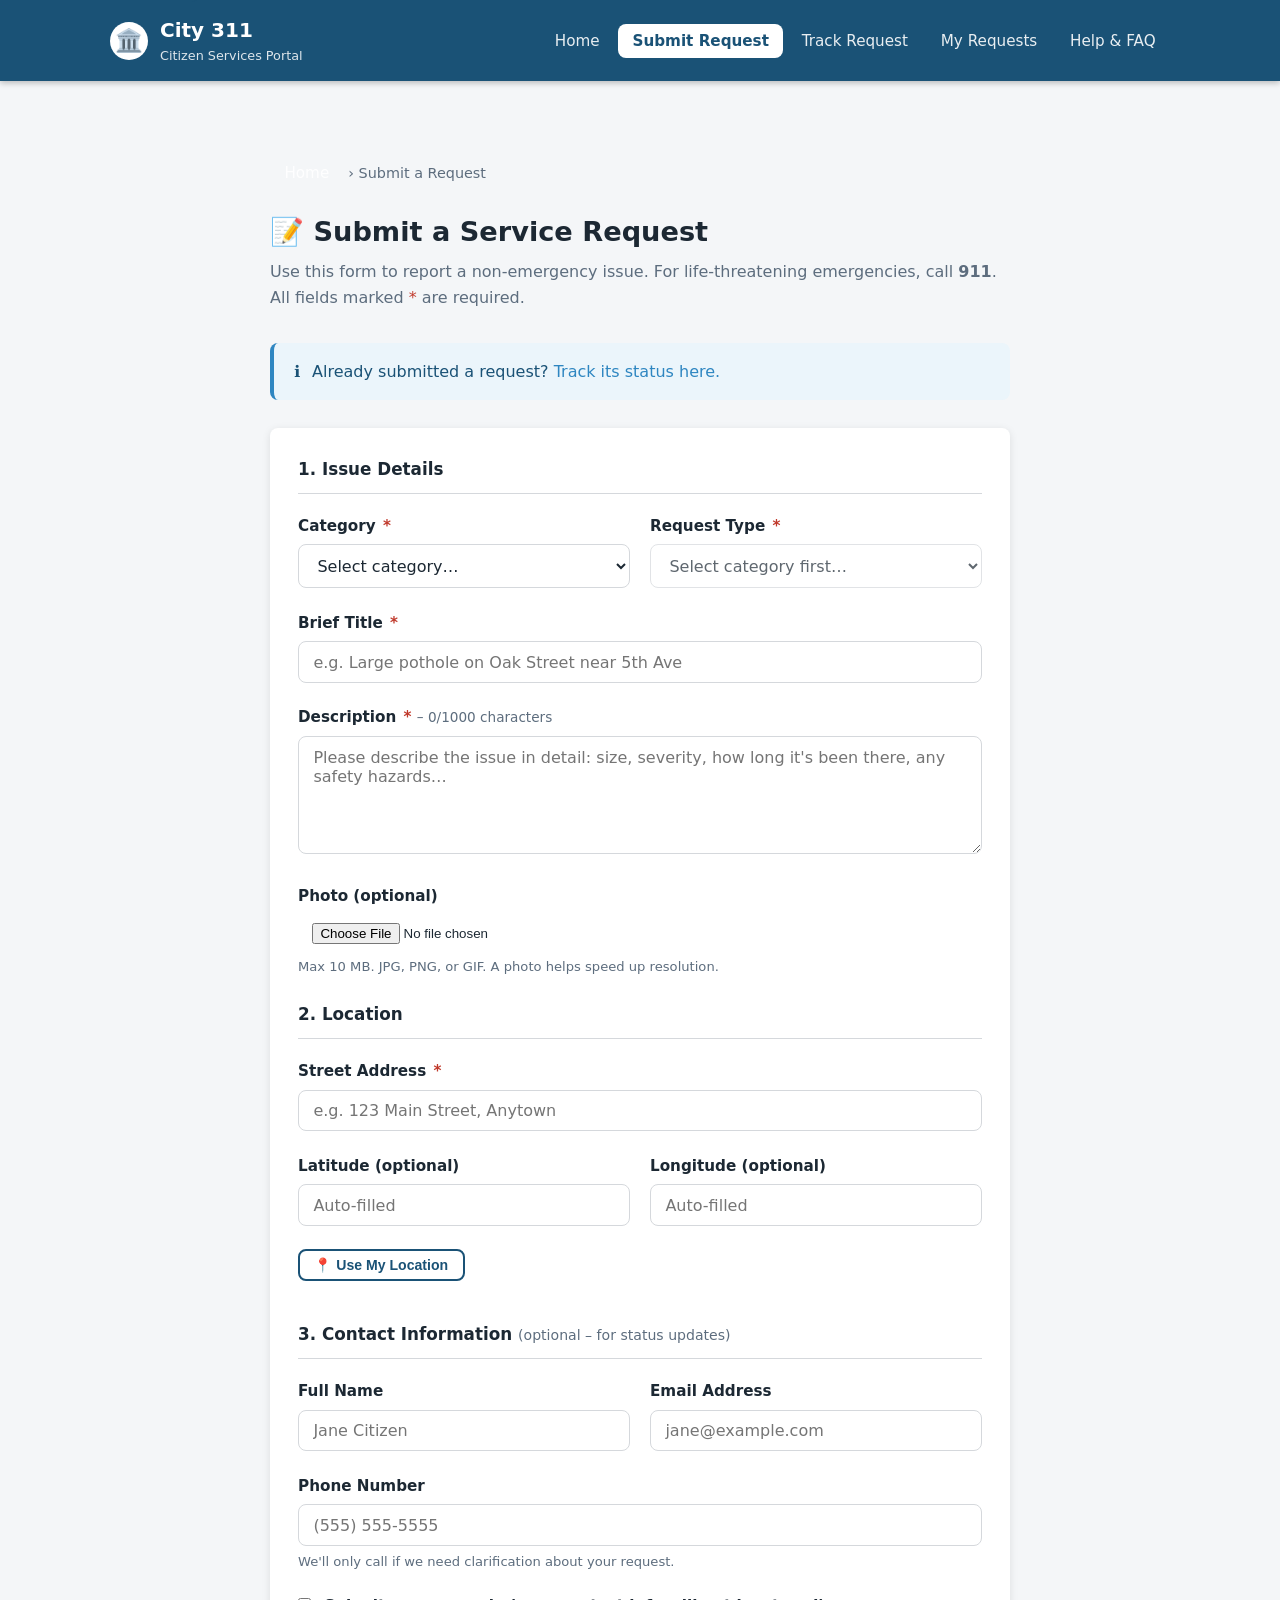
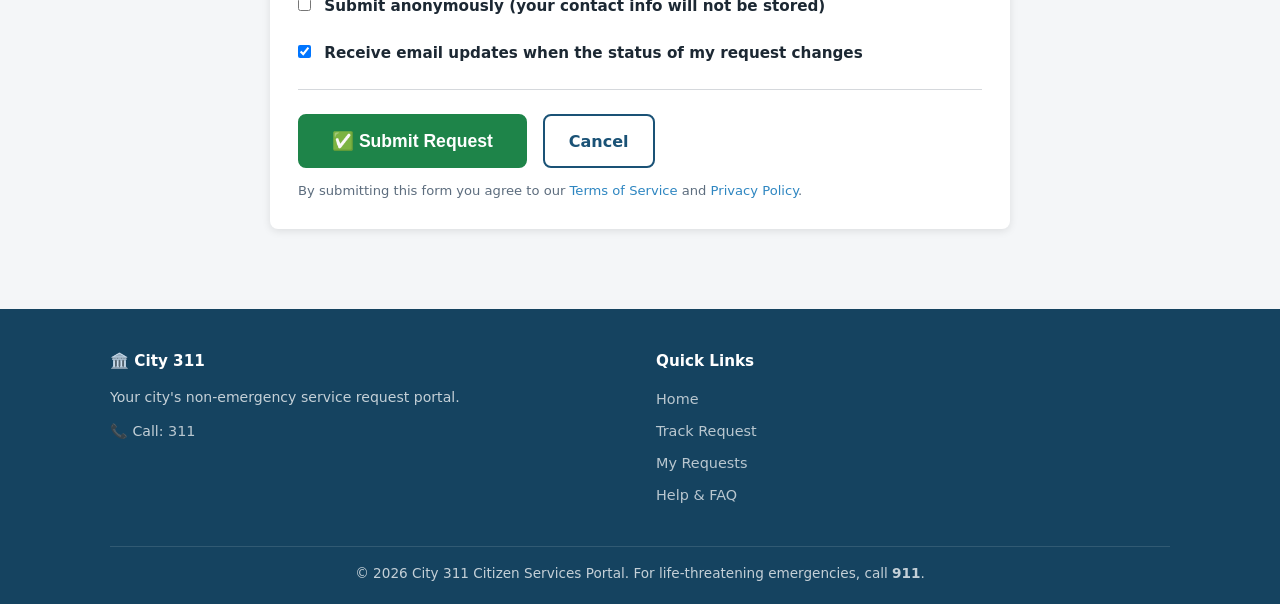
<file: site/submit-request.html>
<!DOCTYPE html>
<html lang="en">
<head>
  <meta charset="UTF-8" />
  <meta name="viewport" content="width=device-width, initial-scale=1.0" />
  <meta name="description" content="Submit a non-emergency service request to the City 311 portal." />
  <title>Submit a Request – City 311</title>
  <link rel="stylesheet" href="css/style.css" />
  <link rel="icon" href="data:image/svg+xml,<svg xmlns='http://www.w3.org/2000/svg' viewBox='0 0 100 100'><text y='.9em' font-size='90'>🏛️</text></svg>" />
</head>
<body>
  <a class="skip-link" href="#main-content">Skip to main content</a>

  <header>
    <div class="container header-inner">
      <div class="site-brand">
        <div class="logo-icon" aria-hidden="true">🏛️</div>
        <div>
          <h1>City 311</h1>
          <span>Citizen Services Portal</span>
        </div>
      </div>
      <button class="menu-toggle" aria-label="Toggle navigation" aria-expanded="false">
        <span></span><span></span><span></span>
      </button>
      <nav aria-label="Primary navigation">
        <ul>
          <li><a href="index.html">Home</a></li>
          <li><a href="submit-request.html" class="nav-cta active">Submit Request</a></li>
          <li><a href="track-request.html">Track Request</a></li>
          <li><a href="my-requests.html">My Requests</a></li>
          <li><a href="knowledge-base.html">Help &amp; FAQ</a></li>
        </ul>
      </nav>
    </div>
  </header>

  <main id="main-content">
    <div class="container" style="max-width:780px;padding:2.5rem 1.25rem">
      <!-- Breadcrumb -->
      <nav aria-label="Breadcrumb" style="margin-bottom:1.5rem;font-size:.9rem;color:var(--muted)">
        <a href="index.html">Home</a> › Submit a Request
      </nav>

      <h2 class="section-title" style="margin-bottom:.4rem">📝 Submit a Service Request</h2>
      <p style="color:var(--muted);margin-bottom:2rem">
        Use this form to report a non-emergency issue. For life-threatening emergencies, call <strong>911</strong>.
        All fields marked <span style="color:var(--danger)">*</span> are required.
      </p>

      <div class="alert alert-info" style="margin-bottom:1.75rem">
        <span>ℹ️</span>
        <span>Already submitted a request? <a href="track-request.html">Track its status here.</a></span>
      </div>

      <!-- Request form -->
      <form id="submit-request-form" class="card" novalidate>

        <!-- Category & Type -->
        <h3 style="font-size:1.05rem;margin-bottom:1.25rem;padding-bottom:.6rem;border-bottom:1px solid var(--border)">
          1. Issue Details
        </h3>

        <div class="form-row">
          <div class="form-group">
            <label for="category">Category <span class="req" aria-hidden="true">*</span></label>
            <select id="category" name="category" required aria-required="true">
              <option value="">Select category…</option>
              <option value="roads">Roads &amp; Sidewalks</option>
              <option value="sanitation">Trash &amp; Sanitation</option>
              <option value="parks">Parks &amp; Recreation</option>
              <option value="noise">Noise Complaints</option>
              <option value="utilities">Water &amp; Utilities</option>
              <option value="other">Other Services</option>
            </select>
            <div class="form-error" id="category-error">Please select a category.</div>
          </div>
          <div class="form-group">
            <label for="request-type">Request Type <span class="req" aria-hidden="true">*</span></label>
            <select id="request-type" name="request_type" required aria-required="true" disabled>
              <option value="">Select category first…</option>
            </select>
            <div class="form-error" id="type-error">Please select a request type.</div>
          </div>
        </div>

        <div class="form-group">
          <label for="request-title">Brief Title <span class="req" aria-hidden="true">*</span></label>
          <input type="text" id="request-title" name="title" required aria-required="true"
            placeholder="e.g. Large pothole on Oak Street near 5th Ave" maxlength="100" />
          <div class="form-error">Please provide a title for your request.</div>
        </div>

        <div class="form-group">
          <label for="description">
            Description <span class="req" aria-hidden="true">*</span>
            <span style="font-weight:400;color:var(--muted);font-size:.85rem">
              – <span id="desc-counter">0</span>/1000 characters
            </span>
          </label>
          <textarea id="description" name="description" required aria-required="true"
            placeholder="Please describe the issue in detail: size, severity, how long it's been there, any safety hazards…"
            maxlength="1000" rows="5"></textarea>
          <div class="form-error">Please describe the issue.</div>
        </div>

        <div class="form-group">
          <label for="photo">Photo (optional)</label>
          <input type="file" id="photo" name="photo" accept="image/*" style="padding:.5rem .9rem" />
          <div class="form-hint">Max 10 MB. JPG, PNG, or GIF. A photo helps speed up resolution.</div>
        </div>

        <!-- Location -->
        <h3 style="font-size:1.05rem;margin:1.5rem 0 1.25rem;padding-bottom:.6rem;border-bottom:1px solid var(--border)">
          2. Location
        </h3>

        <div class="form-group">
          <label for="location-address">Street Address <span class="req" aria-hidden="true">*</span></label>
          <input type="text" id="location-address" name="location_address" required aria-required="true"
            placeholder="e.g. 123 Main Street, Anytown" />
          <div class="form-error">Please enter the address of the issue.</div>
        </div>

        <div class="form-row">
          <div class="form-group">
            <label for="location-lat">Latitude (optional)</label>
            <input type="text" id="location-lat" name="latitude" placeholder="Auto-filled" readonly />
          </div>
          <div class="form-group">
            <label for="location-lon">Longitude (optional)</label>
            <input type="text" id="location-lon" name="longitude" placeholder="Auto-filled" readonly />
          </div>
        </div>

        <button type="button" id="use-location" class="btn btn-outline btn-sm mb-2">
          📍 Use My Location
        </button>

        <!-- Contact Info -->
        <h3 style="font-size:1.05rem;margin:1.5rem 0 1.25rem;padding-bottom:.6rem;border-bottom:1px solid var(--border)">
          3. Contact Information <span style="font-weight:400;font-size:.88rem;color:var(--muted)">(optional – for status updates)</span>
        </h3>

        <div class="form-row">
          <div class="form-group">
            <label for="contact-name">Full Name</label>
            <input type="text" id="contact-name" name="contact_name" placeholder="Jane Citizen" />
          </div>
          <div class="form-group">
            <label for="contact-email">Email Address</label>
            <input type="email" id="contact-email" name="contact_email" placeholder="jane@example.com" />
            <div class="form-error">Please enter a valid email address.</div>
          </div>
        </div>

        <div class="form-group">
          <label for="contact-phone">Phone Number</label>
          <input type="tel" id="contact-phone" name="contact_phone" placeholder="(555) 555-5555" />
          <div class="form-hint">We'll only call if we need clarification about your request.</div>
        </div>

        <div class="form-group">
          <label>
            <input type="checkbox" name="anonymous" id="anonymous" style="width:auto;margin-right:.5rem" />
            Submit anonymously (your contact info will not be stored)
          </label>
        </div>

        <div class="form-group">
          <label>
            <input type="checkbox" name="notifications" id="notifications" checked style="width:auto;margin-right:.5rem" />
            Receive email updates when the status of my request changes
          </label>
        </div>

        <hr style="border:none;border-top:1px solid var(--border);margin:1.5rem 0" />

        <div style="display:flex;gap:1rem;flex-wrap:wrap">
          <button type="submit" class="btn btn-success btn-lg">✅ Submit Request</button>
          <a href="index.html" class="btn btn-outline">Cancel</a>
        </div>
        <p style="font-size:.82rem;color:var(--muted);margin-top:.75rem">
          By submitting this form you agree to our
          <a href="#">Terms of Service</a> and <a href="#">Privacy Policy</a>.
        </p>
      </form>

      <!-- Success panel (hidden until form submits) -->
      <div id="form-success" class="card hidden" style="text-align:center;padding:3rem 2rem">
        <div style="font-size:4rem;margin-bottom:1rem">🎉</div>
        <h2 style="margin-bottom:.5rem">Request Submitted!</h2>
        <p style="color:var(--muted);margin-bottom:1.5rem">
          Your service request has been received and assigned to the appropriate department.
        </p>
        <div class="alert alert-success" style="display:inline-block;margin-bottom:1.5rem">
          <span>✅</span>
          <span>Reference Number: <strong id="confirmation-number">SR-00000</strong></span>
        </div>
        <p style="color:var(--muted);margin-bottom:2rem">
          Save this reference number to track your request. If you provided an email address,
          you will receive a confirmation message shortly.
        </p>
        <div style="display:flex;gap:1rem;justify-content:center;flex-wrap:wrap">
          <a href="track-request.html" class="btn btn-primary">🔍 Track My Request</a>
          <a href="index.html" class="btn btn-outline">Return Home</a>
        </div>
      </div>
    </div>
  </main>

  <footer>
    <div class="container">
      <div class="footer-grid">
        <div class="footer-col">
          <h4>🏛️ City 311</h4>
          <p style="font-size:.88rem;margin-bottom:.75rem">Your city's non-emergency service request portal.</p>
          <p style="font-size:.88rem">📞 Call: <a href="tel:311">311</a></p>
        </div>
        <div class="footer-col">
          <h4>Quick Links</h4>
          <ul>
            <li><a href="index.html">Home</a></li>
            <li><a href="track-request.html">Track Request</a></li>
            <li><a href="my-requests.html">My Requests</a></li>
            <li><a href="knowledge-base.html">Help &amp; FAQ</a></li>
          </ul>
        </div>
      </div>
      <div class="footer-bottom">
        <p>© 2026 City 311 Citizen Services Portal. For life-threatening emergencies, call <strong>911</strong>.</p>
      </div>
    </div>
  </footer>

  <div id="toast-container" aria-live="polite"></div>
  <script src="js/app.js"></script>
</body>
</html>
</file>
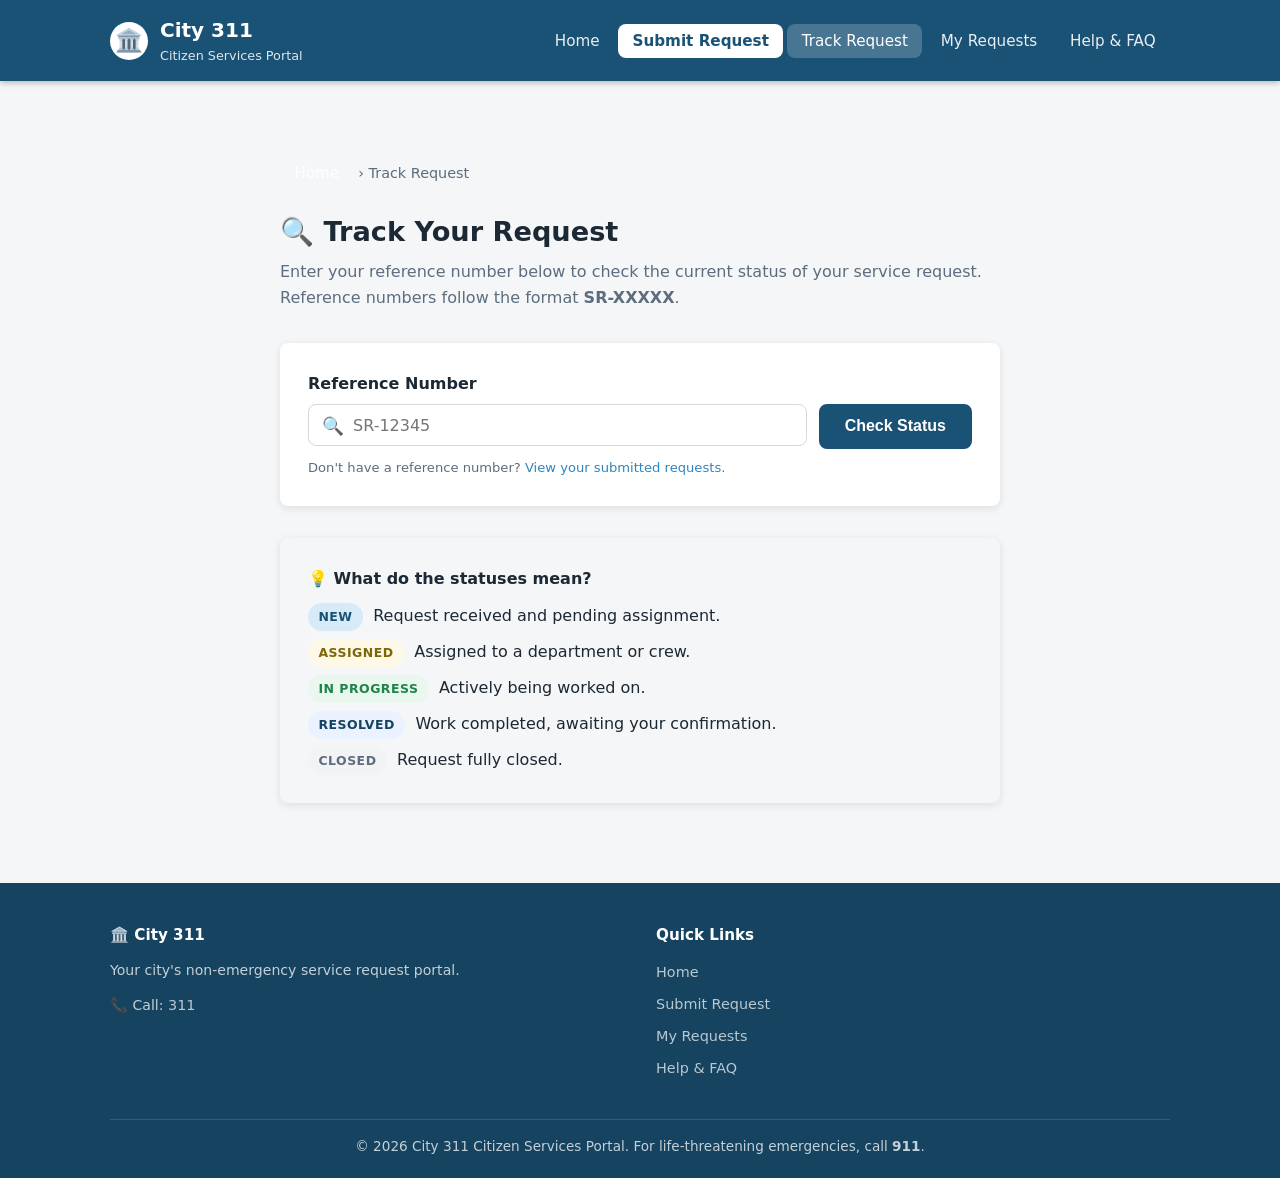
<file: site/track-request.html>
<!DOCTYPE html>
<html lang="en">
<head>
  <meta charset="UTF-8" />
  <meta name="viewport" content="width=device-width, initial-scale=1.0" />
  <meta name="description" content="Track the status of your City 311 service request by reference number." />
  <title>Track Your Request – City 311</title>
  <link rel="stylesheet" href="css/style.css" />
  <link rel="icon" href="data:image/svg+xml,<svg xmlns='http://www.w3.org/2000/svg' viewBox='0 0 100 100'><text y='.9em' font-size='90'>🏛️</text></svg>" />
</head>
<body>
  <a class="skip-link" href="#main-content">Skip to main content</a>

  <header>
    <div class="container header-inner">
      <div class="site-brand">
        <div class="logo-icon" aria-hidden="true">🏛️</div>
        <div>
          <h1>City 311</h1>
          <span>Citizen Services Portal</span>
        </div>
      </div>
      <button class="menu-toggle" aria-label="Toggle navigation" aria-expanded="false">
        <span></span><span></span><span></span>
      </button>
      <nav aria-label="Primary navigation">
        <ul>
          <li><a href="index.html">Home</a></li>
          <li><a href="submit-request.html" class="nav-cta">Submit Request</a></li>
          <li><a href="track-request.html" class="active">Track Request</a></li>
          <li><a href="my-requests.html">My Requests</a></li>
          <li><a href="knowledge-base.html">Help &amp; FAQ</a></li>
        </ul>
      </nav>
    </div>
  </header>

  <main id="main-content">
    <div class="container" style="max-width:760px;padding:2.5rem 1.25rem">
      <!-- Breadcrumb -->
      <nav aria-label="Breadcrumb" style="margin-bottom:1.5rem;font-size:.9rem;color:var(--muted)">
        <a href="index.html">Home</a> › Track Request
      </nav>

      <h2 class="section-title" style="margin-bottom:.4rem">🔍 Track Your Request</h2>
      <p style="color:var(--muted);margin-bottom:2rem">
        Enter your reference number below to check the current status of your service request.
        Reference numbers follow the format <strong>SR-XXXXX</strong>.
      </p>

      <!-- Search card -->
      <div class="card mb-4">
        <form id="tracker-form" novalidate>
          <label for="track-ref" style="font-size:1rem">Reference Number</label>
          <div style="display:flex;gap:.75rem;margin-top:.5rem;flex-wrap:wrap">
            <div class="search-wrap" style="flex:1;min-width:200px">
              <span class="search-icon">🔍</span>
              <input type="text" id="track-ref" name="ref"
                placeholder="SR-12345"
                aria-label="Request reference number"
                pattern="SR-\d{5}"
                style="text-transform:uppercase" />
            </div>
            <button type="submit" class="btn btn-primary">Check Status</button>
          </div>
          <p class="form-hint" style="margin-top:.5rem">
            Don't have a reference number? <a href="my-requests.html">View your submitted requests</a>.
          </p>
        </form>
      </div>

      <!-- Result panel -->
      <div class="tracker-result" role="region" aria-label="Request status result">

        <!-- Header -->
        <div class="card mb-3" style="border-left:4px solid var(--accent)">
          <div style="display:flex;justify-content:space-between;align-items:flex-start;flex-wrap:wrap;gap:.5rem">
            <div>
              <p style="font-size:.85rem;color:var(--muted);margin-bottom:.25rem">Reference Number</p>
              <h3 id="result-ref" style="font-size:1.4rem;font-family:monospace">SR-00000</h3>
            </div>
            <span id="result-status" class="badge badge-progress" style="font-size:.9rem;padding:.4rem 1rem">In Progress</span>
          </div>
          <hr style="border:none;border-top:1px solid var(--border);margin:1rem 0" />
          <h3 id="result-title" style="margin-bottom:.3rem">—</h3>
          <p id="result-category" style="color:var(--muted);font-size:.9rem">—</p>
        </div>

        <!-- Progress bar -->
        <div class="card mb-3">
          <h4 style="margin-bottom:1rem">Progress</h4>
          <div class="progress-steps" role="list">
            <div class="progress-step" role="listitem">
              <div class="step-dot"></div>
              <div class="step-label">New</div>
            </div>
            <div class="progress-step" role="listitem">
              <div class="step-dot"></div>
              <div class="step-label">Assigned</div>
            </div>
            <div class="progress-step" role="listitem">
              <div class="step-dot"></div>
              <div class="step-label">In Progress</div>
            </div>
            <div class="progress-step" role="listitem">
              <div class="step-dot"></div>
              <div class="step-label">Resolved</div>
            </div>
            <div class="progress-step" role="listitem">
              <div class="step-dot"></div>
              <div class="step-label">Closed</div>
            </div>
          </div>
        </div>

        <!-- Details grid -->
        <div class="card-grid" style="grid-template-columns:1fr 1fr;margin-bottom:1.5rem">
          <div class="card" style="padding:1.25rem">
            <p style="font-size:.82rem;color:var(--muted);text-transform:uppercase;letter-spacing:.04em;margin-bottom:.25rem">Submitted</p>
            <p id="result-submitted" style="font-weight:600">—</p>
          </div>
          <div class="card" style="padding:1.25rem">
            <p style="font-size:.82rem;color:var(--muted);text-transform:uppercase;letter-spacing:.04em;margin-bottom:.25rem">Last Updated</p>
            <p id="result-updated" style="font-weight:600">—</p>
          </div>
          <div class="card" style="padding:1.25rem">
            <p style="font-size:.82rem;color:var(--muted);text-transform:uppercase;letter-spacing:.04em;margin-bottom:.25rem">Department</p>
            <p id="result-dept" style="font-weight:600">—</p>
          </div>
          <div class="card" style="padding:1.25rem">
            <p style="font-size:.82rem;color:var(--muted);text-transform:uppercase;letter-spacing:.04em;margin-bottom:.25rem">Estimated Resolution</p>
            <p id="result-eta" style="font-weight:600">—</p>
          </div>
        </div>

        <!-- Notes -->
        <div class="card mb-3">
          <h4 style="margin-bottom:.75rem">Status Notes</h4>
          <p id="result-notes" style="color:var(--muted)">—</p>
          <hr style="border:none;border-top:1px solid var(--border);margin:1rem 0" />
          <p style="font-size:.85rem;color:var(--muted)">
            Assigned to: <strong id="result-worker">—</strong>
          </p>
        </div>

        <div style="display:flex;gap:1rem;flex-wrap:wrap">
          <a href="submit-request.html" class="btn btn-outline">Submit Another Request</a>
          <button type="button" onclick="window.print()" class="btn btn-outline">🖨️ Print Status</button>
        </div>
      </div>

      <!-- Info panel when no search yet -->
      <div class="card mt-3" style="background:var(--bg)">
        <h4 style="margin-bottom:.75rem">💡 What do the statuses mean?</h4>
        <ul style="list-style:none;display:flex;flex-direction:column;gap:.5rem">
          <li><span class="badge badge-new">New</span> &nbsp;Request received and pending assignment.</li>
          <li><span class="badge badge-assigned">Assigned</span> &nbsp;Assigned to a department or crew.</li>
          <li><span class="badge badge-progress">In Progress</span> &nbsp;Actively being worked on.</li>
          <li><span class="badge badge-resolved">Resolved</span> &nbsp;Work completed, awaiting your confirmation.</li>
          <li><span class="badge badge-closed">Closed</span> &nbsp;Request fully closed.</li>
        </ul>
      </div>
    </div>
  </main>

  <footer>
    <div class="container">
      <div class="footer-grid">
        <div class="footer-col">
          <h4>🏛️ City 311</h4>
          <p style="font-size:.88rem;margin-bottom:.75rem">Your city's non-emergency service request portal.</p>
          <p style="font-size:.88rem">📞 Call: <a href="tel:311">311</a></p>
        </div>
        <div class="footer-col">
          <h4>Quick Links</h4>
          <ul>
            <li><a href="index.html">Home</a></li>
            <li><a href="submit-request.html">Submit Request</a></li>
            <li><a href="my-requests.html">My Requests</a></li>
            <li><a href="knowledge-base.html">Help &amp; FAQ</a></li>
          </ul>
        </div>
      </div>
      <div class="footer-bottom">
        <p>© 2026 City 311 Citizen Services Portal. For life-threatening emergencies, call <strong>911</strong>.</p>
      </div>
    </div>
  </footer>

  <div id="toast-container" aria-live="polite"></div>
  <script src="js/app.js"></script>
</body>
</html>
</file>
<file: style.css>
/* ===== Reset & Base ===== */
*, *::before, *::after { box-sizing: border-box; margin: 0; padding: 0; }

:root {
  --primary: #1a6fb5;
  --primary-dark: #14518a;
  --accent: #f0a500;
  --bg: #f4f6f9;
  --card: #ffffff;
  --text: #1e2a3a;
  --muted: #6b7a8d;
  --border: #d0d8e4;
  --radius: 8px;
  --shadow: 0 2px 8px rgba(0,0,0,0.08);
  --shadow-lg: 0 4px 20px rgba(0,0,0,0.12);
}

body {
  font-family: 'Segoe UI', system-ui, -apple-system, sans-serif;
  background: var(--bg);
  color: var(--text);
  min-height: 100vh;
  line-height: 1.6;
}

/* ===== Header ===== */
header {
  background: var(--primary);
  color: #fff;
  padding: 0 1.5rem;
  box-shadow: 0 2px 6px rgba(0,0,0,0.18);
}

.header-inner {
  max-width: 1100px;
  margin: 0 auto;
  display: flex;
  align-items: center;
  justify-content: space-between;
  height: 64px;
}

.logo {
  display: flex;
  align-items: center;
  gap: .6rem;
  font-size: 1.4rem;
  font-weight: 700;
  letter-spacing: -.3px;
}

.logo-badge {
  background: var(--accent);
  color: #1e2a3a;
  font-size: 1.1rem;
  font-weight: 900;
  padding: .15rem .5rem;
  border-radius: 6px;
}

nav a {
  color: rgba(255,255,255,.85);
  text-decoration: none;
  margin-left: 1.4rem;
  font-size: .95rem;
  transition: color .15s;
}
nav a:hover, nav a.active { color: #fff; text-decoration: underline; }

/* ===== Hero ===== */
.hero {
  background: linear-gradient(135deg, var(--primary) 0%, var(--primary-dark) 100%);
  color: #fff;
  text-align: center;
  padding: 3.5rem 1.5rem 4.5rem;
}

.hero h1 { font-size: 2.2rem; font-weight: 800; margin-bottom: .6rem; }
.hero p  { font-size: 1.1rem; opacity: .88; max-width: 540px; margin: 0 auto 2rem; }

.hero-actions {
  display: flex;
  gap: 1rem;
  justify-content: center;
  flex-wrap: wrap;
}

/* ===== Buttons ===== */
.btn {
  display: inline-flex;
  align-items: center;
  gap: .4rem;
  padding: .65rem 1.4rem;
  border-radius: var(--radius);
  font-size: .97rem;
  font-weight: 600;
  cursor: pointer;
  border: 2px solid transparent;
  transition: background .15s, transform .1s, box-shadow .15s;
  text-decoration: none;
}
.btn:active { transform: scale(.97); }

.btn-primary {
  background: var(--accent);
  color: #1e2a3a;
  border-color: var(--accent);
}
.btn-primary:hover { background: #d9920a; border-color: #d9920a; box-shadow: 0 2px 8px rgba(0,0,0,.2); }

.btn-outline {
  background: transparent;
  color: #fff;
  border-color: rgba(255,255,255,.65);
}
.btn-outline:hover { border-color: #fff; background: rgba(255,255,255,.08); }

.btn-secondary {
  background: var(--primary);
  color: #fff;
  border-color: var(--primary);
}
.btn-secondary:hover { background: var(--primary-dark); }

.btn-sm { padding: .4rem .9rem; font-size: .88rem; }

/* ===== Layout ===== */
main { max-width: 1100px; margin: 0 auto; padding: 2.5rem 1.5rem 4rem; }

.section-title {
  font-size: 1.4rem;
  font-weight: 700;
  margin-bottom: 1.2rem;
  color: var(--text);
  border-left: 4px solid var(--primary);
  padding-left: .7rem;
}

/* ===== Stats Bar ===== */
.stats-bar {
  display: grid;
  grid-template-columns: repeat(auto-fit, minmax(130px, 1fr));
  gap: 1rem;
  margin-bottom: 2.5rem;
}

.stat-card {
  background: var(--card);
  border-radius: var(--radius);
  box-shadow: var(--shadow);
  padding: 1.2rem 1rem;
  text-align: center;
}

.stat-number {
  font-size: 2rem;
  font-weight: 800;
  color: var(--primary);
  line-height: 1;
}

.stat-label {
  font-size: .82rem;
  color: var(--muted);
  margin-top: .25rem;
}

/* ===== Views ===== */
.view { display: none; }
.view.active { display: block; }

/* ===== Submit Form ===== */
.form-card {
  background: var(--card);
  border-radius: var(--radius);
  box-shadow: var(--shadow-lg);
  padding: 2rem;
  max-width: 640px;
  margin: 0 auto;
}

.form-group { margin-bottom: 1.2rem; }

label {
  display: block;
  font-size: .9rem;
  font-weight: 600;
  margin-bottom: .35rem;
  color: var(--text);
}

input[type="text"],
input[type="email"],
input[type="tel"],
select,
textarea {
  width: 100%;
  padding: .6rem .85rem;
  border: 1.5px solid var(--border);
  border-radius: var(--radius);
  font-size: .97rem;
  font-family: inherit;
  color: var(--text);
  background: #fff;
  transition: border-color .15s, box-shadow .15s;
}

input:focus, select:focus, textarea:focus {
  outline: none;
  border-color: var(--primary);
  box-shadow: 0 0 0 3px rgba(26,111,181,.15);
}

textarea { resize: vertical; min-height: 110px; }

.form-row { display: grid; grid-template-columns: 1fr 1fr; gap: 1rem; }
@media (max-width: 500px) { .form-row { grid-template-columns: 1fr; } }

.required { color: #c0392b; margin-left: 2px; }

.char-count { font-size: .78rem; color: var(--muted); text-align: right; margin-top: .2rem; }

.form-actions { display: flex; gap: 1rem; margin-top: 1.5rem; }

/* Priority indicator colors */
.priority-low    { color: #27ae60; }
.priority-medium { color: #f39c12; }
.priority-high   { color: #e74c3c; }

/* ===== Filters Bar ===== */
.filters-bar {
  display: flex;
  flex-wrap: wrap;
  gap: .7rem;
  align-items: center;
  margin-bottom: 1.4rem;
}

.filters-bar input,
.filters-bar select {
  width: auto;
  flex: 1 1 160px;
}

/* ===== Request Cards ===== */
.requests-list { display: flex; flex-direction: column; gap: 1rem; }

.request-card {
  background: var(--card);
  border-radius: var(--radius);
  box-shadow: var(--shadow);
  padding: 1.2rem 1.4rem;
  display: flex;
  gap: 1rem;
  align-items: flex-start;
  transition: box-shadow .15s;
}
.request-card:hover { box-shadow: var(--shadow-lg); }

.request-icon {
  font-size: 1.8rem;
  flex-shrink: 0;
  width: 42px;
  text-align: center;
}

.request-body { flex: 1; min-width: 0; }

.request-header {
  display: flex;
  flex-wrap: wrap;
  gap: .5rem;
  align-items: center;
  margin-bottom: .3rem;
}

.request-id { font-size: .8rem; color: var(--muted); font-family: monospace; }

.request-title {
  font-weight: 700;
  font-size: 1rem;
  flex: 1;
  overflow: hidden;
  text-overflow: ellipsis;
  white-space: nowrap;
}

.request-meta { font-size: .82rem; color: var(--muted); margin-top: .2rem; }
.request-desc { font-size: .92rem; color: var(--text); margin-top: .4rem; word-break: break-word; }

.badge {
  display: inline-block;
  padding: .2rem .6rem;
  border-radius: 20px;
  font-size: .75rem;
  font-weight: 700;
  text-transform: uppercase;
  letter-spacing: .4px;
  flex-shrink: 0;
}

.badge-open       { background: #e8f4fd; color: #1a6fb5; }
.badge-in-progress{ background: #fff3cd; color: #856404; }
.badge-resolved   { background: #d1f2eb; color: #145a32; }
.badge-closed     { background: #f0f0f0; color: #555; }

.request-actions { display: flex; gap: .5rem; margin-top: .7rem; flex-wrap: wrap; }

/* ===== Empty State ===== */
.empty-state {
  text-align: center;
  padding: 3rem 1rem;
  color: var(--muted);
}
.empty-state .empty-icon { font-size: 3rem; margin-bottom: .7rem; }
.empty-state p { font-size: 1.05rem; }

/* ===== Track View ===== */
.track-card {
  background: var(--card);
  border-radius: var(--radius);
  box-shadow: var(--shadow-lg);
  padding: 2rem;
  max-width: 560px;
  margin: 0 auto 2rem;
}

.track-result {
  max-width: 640px;
  margin: 0 auto;
}

.timeline { margin-top: 1.5rem; }
.timeline-item {
  display: flex;
  gap: .9rem;
  margin-bottom: 1rem;
}
.timeline-dot {
  width: 12px;
  height: 12px;
  border-radius: 50%;
  background: var(--primary);
  flex-shrink: 0;
  margin-top: .35rem;
}
.timeline-dot.inactive { background: var(--border); }
.timeline-content { font-size: .9rem; }
.timeline-content strong { display: block; }
.timeline-content span { color: var(--muted); font-size: .82rem; }

/* ===== Modal ===== */
.modal-overlay {
  display: none;
  position: fixed;
  inset: 0;
  background: rgba(0,0,0,.45);
  z-index: 1000;
  align-items: center;
  justify-content: center;
  padding: 1rem;
}
.modal-overlay.open { display: flex; }

.modal {
  background: #fff;
  border-radius: var(--radius);
  box-shadow: var(--shadow-lg);
  padding: 2rem;
  max-width: 540px;
  width: 100%;
  position: relative;
  animation: slideUp .2s ease;
}

@keyframes slideUp {
  from { transform: translateY(30px); opacity: 0; }
  to   { transform: translateY(0);    opacity: 1; }
}

.modal-close {
  position: absolute;
  top: .8rem;
  right: 1rem;
  background: none;
  border: none;
  font-size: 1.4rem;
  cursor: pointer;
  color: var(--muted);
  line-height: 1;
}
.modal-close:hover { color: var(--text); }

.modal h2 { margin-bottom: 1rem; font-size: 1.2rem; }

.success-icon { font-size: 3rem; text-align: center; margin-bottom: .5rem; }
.ref-number {
  background: var(--bg);
  border-radius: var(--radius);
  padding: .8rem 1rem;
  font-family: monospace;
  font-size: 1.1rem;
  text-align: center;
  margin: 1rem 0;
  letter-spacing: 1px;
  color: var(--primary);
  font-weight: 700;
}

/* ===== Toast ===== */
#toast {
  position: fixed;
  bottom: 1.5rem;
  right: 1.5rem;
  background: #1e2a3a;
  color: #fff;
  padding: .75rem 1.3rem;
  border-radius: var(--radius);
  font-size: .93rem;
  box-shadow: var(--shadow-lg);
  z-index: 2000;
  opacity: 0;
  transform: translateY(10px);
  transition: opacity .25s, transform .25s;
  pointer-events: none;
}
#toast.show { opacity: 1; transform: translateY(0); }

/* ===== Footer ===== */
footer {
  background: #1e2a3a;
  color: rgba(255,255,255,.65);
  text-align: center;
  padding: 1.4rem 1rem;
  font-size: .85rem;
  margin-top: auto;
}
footer a { color: rgba(255,255,255,.8); }

/* ===== Responsive ===== */
@media (max-width: 600px) {
  .hero h1 { font-size: 1.6rem; }
  .request-card { flex-direction: column; }
  .header-inner { height: auto; padding: .8rem 0; flex-direction: column; gap: .5rem; }
  nav a:first-child { margin-left: 0; }
}
</file>
<file: site/css/style.css>
/* ===== CSS Reset & Base ===== */
*, *::before, *::after { box-sizing: border-box; margin: 0; padding: 0; }

:root {
  --primary:   #1a5276;
  --primary-dk:#154360;
  --accent:    #2e86c1;
  --success:   #1e8449;
  --warning:   #d4ac0d;
  --danger:    #c0392b;
  --bg:        #f4f6f8;
  --card:      #ffffff;
  --text:      #1c2833;
  --muted:     #5d6d7e;
  --border:    #d5d8dc;
  --radius:    8px;
  --shadow:    0 2px 8px rgba(0,0,0,.10);
  --font:      'Segoe UI', system-ui, -apple-system, sans-serif;
}

html { scroll-behavior: smooth; }

body {
  font-family: var(--font);
  background: var(--bg);
  color: var(--text);
  line-height: 1.6;
  min-height: 100vh;
  display: flex;
  flex-direction: column;
}

a { color: var(--accent); text-decoration: none; }
a:hover { text-decoration: underline; }

img { max-width: 100%; display: block; }

/* ===== Layout ===== */
.container { max-width: 1100px; margin: 0 auto; padding: 0 1.25rem; }
main { flex: 1; padding: 2.5rem 0; }

/* ===== Skip link ===== */
.skip-link {
  position: absolute; top: -40px; left: 0;
  background: var(--primary); color: #fff;
  padding: .5rem 1rem; z-index: 9999;
  border-radius: 0 0 var(--radius) 0;
  transition: top .2s;
}
.skip-link:focus { top: 0; }

/* ===== Header / Nav ===== */
header {
  background: var(--primary);
  color: #fff;
  box-shadow: 0 2px 6px rgba(0,0,0,.25);
  position: sticky; top: 0; z-index: 100;
}
.header-inner {
  display: flex; align-items: center; justify-content: space-between;
  padding: .9rem 1.25rem;
}
.site-brand { display: flex; align-items: center; gap: .75rem; }
.site-brand .logo-icon {
  width: 38px; height: 38px;
  background: #fff; border-radius: 50%;
  display: flex; align-items: center; justify-content: center;
  font-size: 1.4rem;
}
.site-brand h1 { font-size: 1.25rem; font-weight: 700; color: #fff; }
.site-brand span { font-size: .8rem; opacity: .85; display: block; }

nav ul { list-style: none; display: flex; gap: .25rem; }
nav a {
  color: rgba(255,255,255,.9); padding: .5rem .9rem;
  border-radius: var(--radius); font-size: .95rem; font-weight: 500;
  transition: background .2s;
}
nav a:hover, nav a.active { background: rgba(255,255,255,.2); color: #fff; text-decoration: none; }

.nav-cta {
  background: #fff !important;
  color: var(--primary) !important;
  font-weight: 700 !important;
}
.nav-cta:hover { background: rgba(255,255,255,.85) !important; }

/* hamburger */
.menu-toggle { display: none; background: none; border: none; cursor: pointer; padding: .4rem; }
.menu-toggle span {
  display: block; width: 24px; height: 2px;
  background: #fff; margin: 5px 0; border-radius: 2px;
  transition: .3s;
}

/* ===== Hero ===== */
.hero {
  background: linear-gradient(135deg, var(--primary-dk) 0%, var(--accent) 100%);
  color: #fff; text-align: center; padding: 4rem 1.25rem 3rem;
}
.hero h2 { font-size: 2.4rem; font-weight: 800; margin-bottom: .75rem; }
.hero p  { font-size: 1.15rem; opacity: .9; max-width: 620px; margin: 0 auto 2rem; }
.hero-actions { display: flex; gap: 1rem; justify-content: center; flex-wrap: wrap; }

/* ===== Buttons ===== */
.btn {
  display: inline-flex; align-items: center; gap: .5rem;
  padding: .7rem 1.5rem; border-radius: var(--radius);
  font-size: 1rem; font-weight: 600; cursor: pointer;
  border: 2px solid transparent; transition: all .2s;
  text-decoration: none;
}
.btn-primary  { background: var(--primary); color: #fff; border-color: var(--primary); }
.btn-primary:hover { background: var(--primary-dk); border-color: var(--primary-dk); text-decoration: none; }
.btn-outline   { background: transparent; color: var(--primary); border-color: var(--primary); }
.btn-outline:hover { background: var(--primary); color: #fff; text-decoration: none; }
.btn-white    { background: #fff; color: var(--primary); border-color: #fff; }
.btn-white:hover { background: rgba(255,255,255,.85); text-decoration: none; }
.btn-success  { background: var(--success); color: #fff; border-color: var(--success); }
.btn-success:hover { background: #186a3b; border-color: #186a3b; text-decoration: none; }
.btn-lg { padding: .9rem 2rem; font-size: 1.1rem; }
.btn-sm { padding: .4rem .9rem; font-size: .88rem; }
.btn-full { width: 100%; justify-content: center; }

/* ===== Cards ===== */
.card {
  background: var(--card); border-radius: var(--radius);
  box-shadow: var(--shadow); padding: 1.75rem;
}
.card-grid {
  display: grid; gap: 1.5rem;
  grid-template-columns: repeat(auto-fit, minmax(240px, 1fr));
}
.service-card {
  background: var(--card); border-radius: var(--radius);
  box-shadow: var(--shadow); padding: 1.5rem; text-align: center;
  transition: transform .2s, box-shadow .2s; cursor: pointer;
  border: 2px solid transparent;
}
.service-card:hover { transform: translateY(-4px); box-shadow: 0 6px 20px rgba(0,0,0,.14); border-color: var(--accent); }
.service-card .icon { font-size: 2.5rem; margin-bottom: .6rem; }
.service-card h3 { font-size: 1.05rem; margin-bottom: .3rem; }
.service-card p  { font-size: .88rem; color: var(--muted); }

/* ===== Stats bar ===== */
.stats-bar { background: var(--primary-dk); color: #fff; padding: 1.25rem 0; }
.stats-grid { display: flex; justify-content: center; gap: 3rem; flex-wrap: wrap; }
.stat { text-align: center; }
.stat-num { font-size: 2rem; font-weight: 800; }
.stat-lbl { font-size: .8rem; opacity: .8; text-transform: uppercase; letter-spacing: .05em; }

/* ===== Section headers ===== */
.section-title { font-size: 1.7rem; font-weight: 700; margin-bottom: .4rem; }
.section-sub   { color: var(--muted); margin-bottom: 2rem; }
.section-header { margin-bottom: 2rem; }

/* ===== Forms ===== */
.form-group { margin-bottom: 1.4rem; }
label { display: block; font-weight: 600; margin-bottom: .4rem; font-size: .95rem; }
label .req { color: var(--danger); margin-left: 2px; }
input[type="text"], input[type="email"], input[type="tel"],
input[type="search"], select, textarea {
  width: 100%; padding: .65rem .9rem;
  border: 1.5px solid var(--border); border-radius: var(--radius);
  font-size: 1rem; font-family: var(--font);
  background: #fff; color: var(--text);
  transition: border-color .2s, box-shadow .2s;
}
input:focus, select:focus, textarea:focus {
  outline: none; border-color: var(--accent);
  box-shadow: 0 0 0 3px rgba(46,134,193,.18);
}
textarea { resize: vertical; min-height: 110px; }
.form-row { display: grid; grid-template-columns: 1fr 1fr; gap: 1.25rem; }
.form-hint { font-size: .82rem; color: var(--muted); margin-top: .3rem; }
.form-error { font-size: .82rem; color: var(--danger); margin-top: .3rem; display: none; }
.form-group.has-error input, .form-group.has-error select, .form-group.has-error textarea {
  border-color: var(--danger);
}
.form-group.has-error .form-error { display: block; }

/* ===== Badges / Status ===== */
.badge {
  display: inline-block; padding: .25rem .65rem;
  border-radius: 99px; font-size: .78rem; font-weight: 700;
  text-transform: uppercase; letter-spacing: .04em;
}
.badge-new      { background: #d6eaf8; color: #1a5276; }
.badge-assigned { background: #fef9e7; color: #7d6608; }
.badge-progress { background: #e9f7ef; color: #1e8449; }
.badge-resolved { background: #eaf2ff; color: #154360; }
.badge-closed   { background: #f2f3f4; color: #5d6d7e; }

/* ===== Steps ===== */
.steps { display: flex; gap: 0; flex-wrap: wrap; }
.step { flex: 1; min-width: 140px; text-align: center; position: relative; padding: 1.5rem 1rem; }
.step::after {
  content: ''; position: absolute; top: 2rem; left: 50%; right: -50%;
  height: 2px; background: var(--border);
}
.step:last-child::after { display: none; }
.step-num {
  width: 48px; height: 48px; border-radius: 50%;
  background: var(--primary); color: #fff;
  font-size: 1.3rem; font-weight: 800;
  display: flex; align-items: center; justify-content: center;
  margin: 0 auto .75rem; position: relative; z-index: 1;
}
.step h4 { font-size: .95rem; margin-bottom: .3rem; }
.step p  { font-size: .83rem; color: var(--muted); }

/* ===== Search bar ===== */
.search-wrap { position: relative; }
.search-wrap input { padding-left: 2.75rem; }
.search-icon {
  position: absolute; left: .85rem; top: 50%; transform: translateY(-50%);
  color: var(--muted); font-size: 1.1rem; pointer-events: none;
}

/* ===== Alert / Toast ===== */
.alert {
  border-radius: var(--radius); padding: 1rem 1.25rem;
  margin-bottom: 1.25rem; border-left: 4px solid;
  display: flex; gap: .75rem; align-items: flex-start;
}
.alert-success { background: #eafaf1; border-color: var(--success); color: #1e8449; }
.alert-info    { background: #ebf5fb; border-color: var(--accent);  color: #1a5276; }
.alert-warning { background: #fef9e7; border-color: var(--warning); color: #7d6608; }
.alert-error   { background: #fdedec; border-color: var(--danger);  color: var(--danger); }

/* ===== Toast notification ===== */
#toast-container {
  position: fixed; bottom: 1.5rem; right: 1.5rem;
  z-index: 9998; display: flex; flex-direction: column; gap: .5rem;
}
.toast {
  background: #fff; border-radius: var(--radius); box-shadow: 0 4px 20px rgba(0,0,0,.18);
  padding: 1rem 1.25rem; min-width: 280px; max-width: 380px;
  display: flex; align-items: center; gap: .75rem;
  animation: slideIn .3s ease;
  border-left: 4px solid var(--accent);
}
.toast.success { border-color: var(--success); }
.toast.error   { border-color: var(--danger); }
@keyframes slideIn { from { transform: translateX(120%); opacity: 0; } to { transform: translateX(0); opacity: 1; } }

/* ===== Tracker ===== */
.tracker-result { display: none; }
.tracker-result.visible { display: block; }
.progress-steps { display: flex; margin: 2rem 0; }
.progress-step {
  flex: 1; text-align: center; position: relative;
  padding-top: 3rem;
}
.progress-step::before {
  content: ''; position: absolute; top: 1.1rem;
  left: 0; right: 50%; height: 3px;
  background: var(--border);
}
.progress-step:first-child::before { display: none; }
.progress-step::after {
  content: ''; position: absolute; top: 1.1rem;
  left: 50%; right: 0; height: 3px;
  background: var(--border);
}
.progress-step:last-child::after { display: none; }
.progress-step.done::before, .progress-step.done::after { background: var(--success); }
.progress-step.active::before { background: var(--success); }
.step-dot {
  width: 26px; height: 26px; border-radius: 50%;
  background: var(--border); border: 3px solid var(--border);
  position: absolute; top: .5rem; left: 50%; transform: translateX(-50%);
  z-index: 1;
}
.progress-step.done .step-dot   { background: var(--success); border-color: var(--success); }
.progress-step.active .step-dot { background: var(--accent);  border-color: var(--accent); box-shadow: 0 0 0 4px rgba(46,134,193,.2); }
.step-label { font-size: .78rem; color: var(--muted); margin-top: .3rem; }
.progress-step.done .step-label, .progress-step.active .step-label { color: var(--text); font-weight: 600; }

/* ===== Accordion / FAQ ===== */
.accordion { border-radius: var(--radius); overflow: hidden; box-shadow: var(--shadow); }
.accordion-item { border-bottom: 1px solid var(--border); background: var(--card); }
.accordion-item:last-child { border-bottom: none; }
.accordion-btn {
  width: 100%; text-align: left; padding: 1.1rem 1.25rem;
  font-size: 1rem; font-weight: 600; background: none; border: none;
  cursor: pointer; display: flex; justify-content: space-between; align-items: center;
  gap: 1rem; color: var(--text);
  transition: background .2s;
}
.accordion-btn:hover { background: var(--bg); }
.accordion-btn .icon { flex-shrink: 0; font-size: 1.2rem; transition: transform .3s; }
.accordion-btn[aria-expanded="true"] .icon { transform: rotate(45deg); }
.accordion-body { max-height: 0; overflow: hidden; transition: max-height .35s ease; }
.accordion-body-inner { padding: 0 1.25rem 1.25rem; color: var(--muted); line-height: 1.7; }

/* ===== Footer ===== */
footer {
  background: var(--primary-dk); color: rgba(255,255,255,.75);
  padding: 2.5rem 0 1.25rem;
}
.footer-grid {
  display: grid; gap: 2rem;
  grid-template-columns: repeat(auto-fit, minmax(180px, 1fr));
  margin-bottom: 2rem;
}
.footer-col h4 { color: #fff; margin-bottom: .75rem; font-size: .95rem; }
.footer-col ul { list-style: none; }
.footer-col li { margin-bottom: .4rem; }
.footer-col a  { color: rgba(255,255,255,.7); font-size: .9rem; }
.footer-col a:hover { color: #fff; }
.footer-bottom {
  border-top: 1px solid rgba(255,255,255,.12);
  padding-top: 1rem; text-align: center;
  font-size: .85rem;
}

/* ===== Utility ===== */
.text-center { text-align: center; }
.mb-1 { margin-bottom: .5rem; }
.mb-2 { margin-bottom: 1rem; }
.mb-3 { margin-bottom: 1.5rem; }
.mb-4 { margin-bottom: 2rem; }
.mt-2 { margin-top: 1rem; }
.mt-3 { margin-top: 1.5rem; }
.gap-1 { gap: .5rem; }
.d-flex { display: flex; }
.align-center { align-items: center; }
.flex-wrap { flex-wrap: wrap; }
.hidden { display: none !important; }
.visually-hidden { position: absolute; width: 1px; height: 1px; overflow: hidden; clip: rect(0,0,0,0); white-space: nowrap; }

/* ===== Responsive ===== */
@media (max-width: 720px) {
  .form-row { grid-template-columns: 1fr; }
  .hero h2  { font-size: 1.7rem; }
  nav ul    { display: none; flex-direction: column; position: absolute;
              top: 100%; left: 0; right: 0; background: var(--primary);
              padding: 1rem; gap: .25rem; box-shadow: 0 4px 12px rgba(0,0,0,.2); }
  nav ul.open { display: flex; }
  .menu-toggle { display: flex; flex-direction: column; }
  .header-inner { position: relative; }
  .stats-grid { gap: 1.5rem; }
  .steps { flex-direction: column; }
  .step::after { display: none; }
  .progress-steps { flex-direction: column; gap: 1rem; }
  .progress-step::before, .progress-step::after { display: none; }
  .progress-step { padding-top: 0; padding-left: 3rem; text-align: left; }
  .step-dot { top: 0; left: .5rem; }
}
</file>
